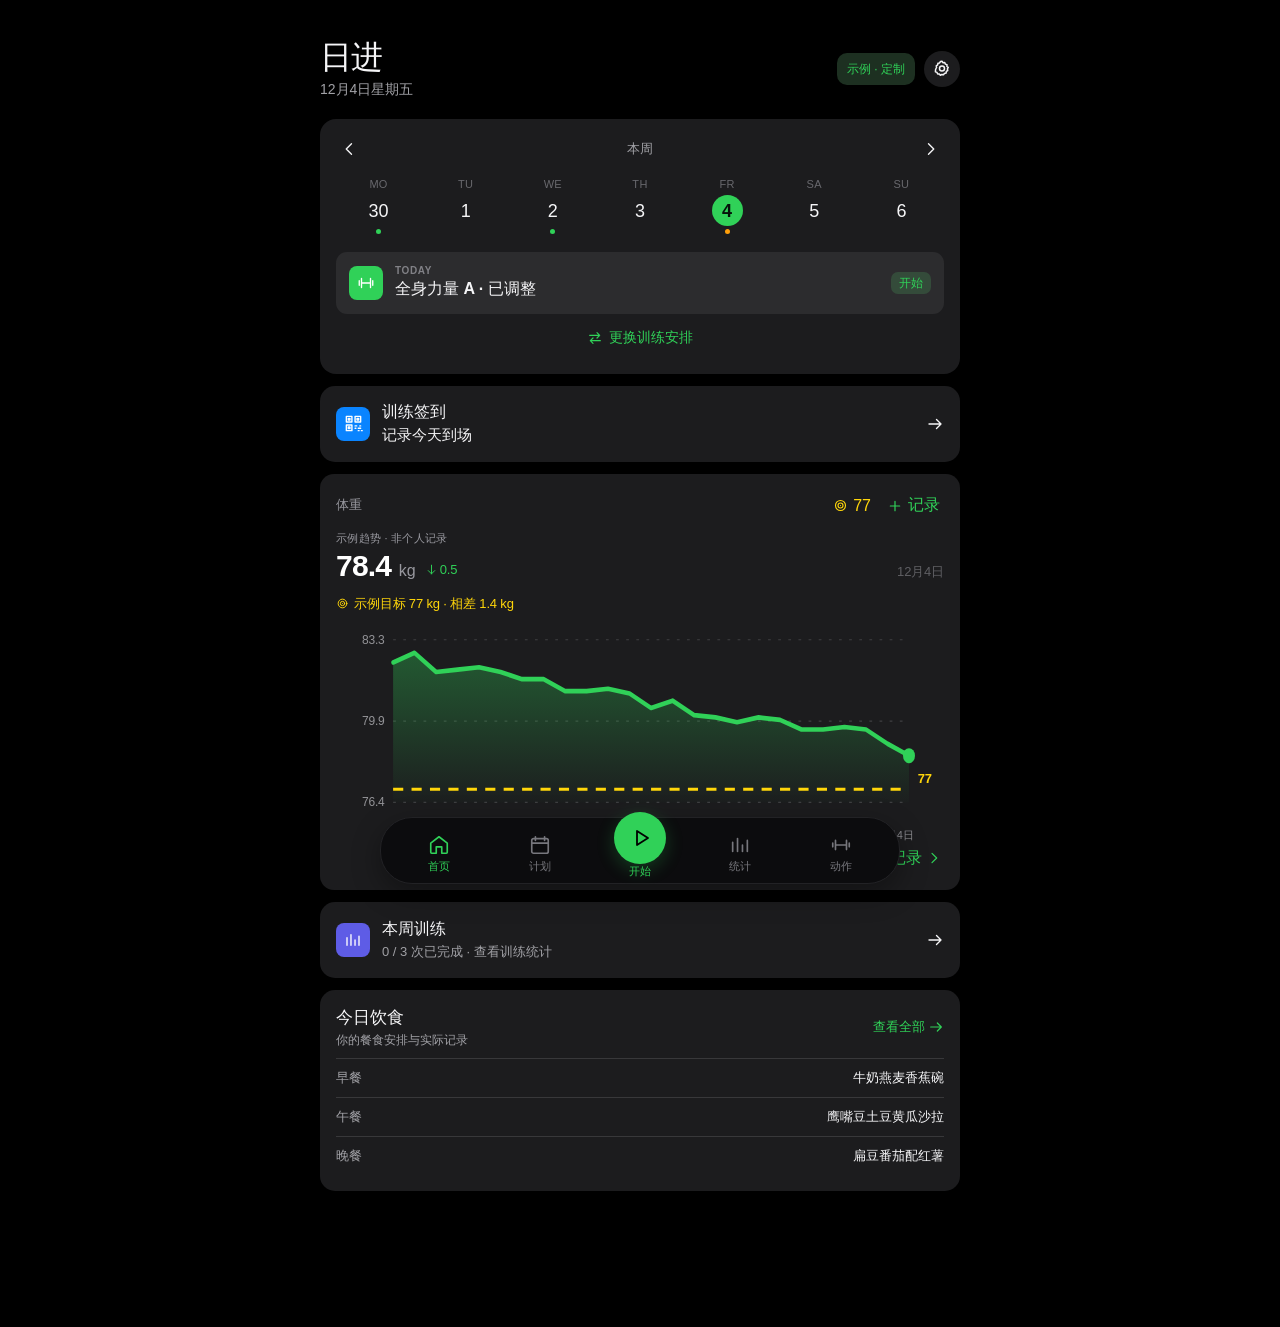
<file: index.html>
<!doctype html>
<html lang="zh-CN">
  <head>
    <meta charset="UTF-8" />
    <meta name="viewport" content="width=device-width, initial-scale=1.0, viewport-fit=cover" />
    <meta name="theme-color" content="#000000" />
    <meta name="apple-mobile-web-app-capable" content="yes" />
    <meta name="apple-mobile-web-app-status-bar-style" content="black-translucent" />
    <meta name="apple-mobile-web-app-title" content="日进" />
    <link rel="manifest" href="/manifest.webmanifest" />
    <link rel="apple-touch-icon" href="/icon-192.png" />
    <title>日进 · 私人健身助手</title>
    <script type="module" crossorigin src="/assets/index-BtBavIcF.js"></script>
    <link rel="stylesheet" crossorigin href="/assets/index-DguewZQZ.css">
  </head>
  <body>
    <div id="root"></div>
  </body>
</html>
</file>
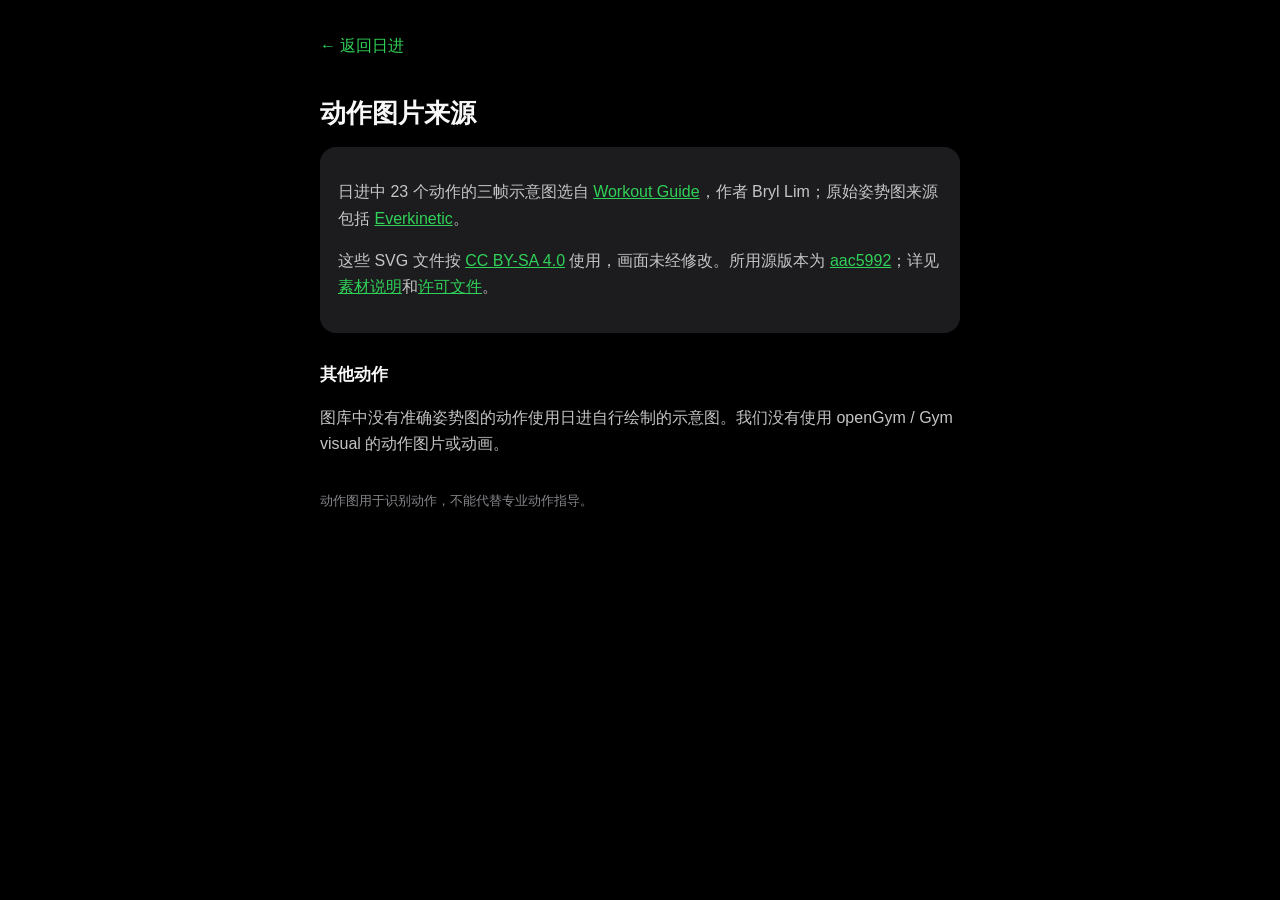
<file: exercise-art/credits.html>
<!doctype html>
<html lang="zh-CN">
<head>
  <meta charset="UTF-8" />
  <meta name="viewport" content="width=device-width,initial-scale=1" />
  <meta name="theme-color" content="#000000" />
  <title>动作图片来源 · 日进</title>
  <style>
    :root{color-scheme:dark;font-family:-apple-system,BlinkMacSystemFont,"Segoe UI",sans-serif;background:#000;color:#f7f7f7}
    *{box-sizing:border-box}
    body{max-width:680px;margin:0 auto;padding:24px 20px 64px;line-height:1.65}
    a{color:#30d158}
    h1{font-size:26px;line-height:1.2;margin:30px 0 18px}
    h2{font-size:17px;margin:28px 0 6px}
    p,li{color:#c5c5c7}
    .back{display:inline-flex;min-height:44px;align-items:center;text-decoration:none}
    .card{padding:16px 18px;border-radius:16px;background:#1c1c1e}
    ul{padding-left:20px}
    footer{margin-top:32px;color:#85858b;font-size:13px}
  </style>
</head>
<body>
  <a class="back" href="/">← 返回日进</a>
  <h1>动作图片来源</h1>
  <div class="card">
    <p>日进中 23 个动作的三帧示意图选自 <a href="https://github.com/bryllim/workout-guide">Workout Guide</a>，作者 Bryl Lim；原始姿势图来源包括 <a href="https://github.com/everkinetic/data">Everkinetic</a>。</p>
    <p>这些 SVG 文件按 <a href="https://creativecommons.org/licenses/by-sa/4.0/">CC BY-SA 4.0</a> 使用，画面未经修改。所用源版本为 <a href="https://github.com/bryllim/workout-guide/commit/aac599224bb9780305239607ef98540b7e0ce389">aac5992</a>；详见<a href="/exercise-art/NOTICE.md">素材说明</a>和<a href="/exercise-art/LICENSE-ASSETS">许可文件</a>。</p>
  </div>
  <h2>其他动作</h2>
  <p>图库中没有准确姿势图的动作使用日进自行绘制的示意图。我们没有使用 openGym / Gym visual 的动作图片或动画。</p>
  <footer>动作图用于识别动作，不能代替专业动作指导。</footer>
</body>
</html>
</file>
<file: assets/index-DguewZQZ.css>
.pe-backdrop{position:fixed;inset:0;z-index:200;display:flex;align-items:end;justify-content:center;background:#030806c2;animation:pe-fade .2s ease-out}.pe-sheet{--pe-bg: #151d1a;--pe-card: #202b25;--pe-line: #36443a;--pe-text: #f2f6ef;--pe-muted: #a1b1a4;--pe-green: #69d86c;width:min(100%,480px);max-height:92vh;max-height:92dvh;display:flex;flex-direction:column;overflow:hidden;border-radius:26px 26px 0 0;background:var(--pe-bg);border:1px solid #354039;border-bottom:0;color:var(--pe-text);box-shadow:0 -16px 60px #00000059;animation:pe-rise .27s cubic-bezier(.2,.7,.2,1)}.pe-header{flex:none;padding:9px 20px 17px;border-bottom:1px solid var(--pe-line)}.pe-grabber{display:block;width:38px;height:4px;border-radius:4px;background:#708577;margin:0 auto 19px}.pe-header-row{display:flex;align-items:center;justify-content:space-between;gap:16px}.pe-overline{margin:0 0 5px;color:var(--pe-green);font-size:11px;font-weight:800;letter-spacing:.09em}.pe-overline span{color:#6c8173;margin:0 4px}.pe-header h2{margin:0;color:var(--pe-text);font-size:clamp(23px,6vw,29px);line-height:1.12;letter-spacing:-.045em}.pe-description{margin:12px 0 0;color:var(--pe-muted);font-size:12px;line-height:1.45}.pe-close{display:grid;place-items:center;width:44px;height:44px;flex:none;padding:0;border:1px solid var(--pe-line);border-radius:13px;color:var(--pe-text);background:#26332b}.pe-close svg{width:19px;height:19px}.pe-content{flex:1 1 auto;min-height:0;overflow-y:auto;overscroll-behavior:contain;-webkit-overflow-scrolling:touch;padding:21px 20px 26px}.pe-section-heading{display:flex;align-items:baseline;gap:10px;margin-bottom:12px}.pe-section-heading>span{color:var(--pe-green);font-size:12px;font-weight:850;letter-spacing:.04em}.pe-section-heading h3{margin:0;color:var(--pe-text);font-size:16px;font-weight:780;letter-spacing:-.02em}.pe-section-heading p{margin:0 0 0 auto;color:var(--pe-muted);font-size:11px}.pe-choice-grid{display:grid;grid-template-columns:repeat(2,minmax(0,1fr));gap:9px}.pe-choice{display:flex;flex-direction:column;align-items:stretch;min-height:101px;padding:12px 13px 10px;border:1px solid var(--pe-line);border-radius:15px;color:var(--pe-text);background:var(--pe-card);text-align:left}.pe-choice.is-selected{border-color:var(--pe-green);background:#25392a;box-shadow:inset 0 0 0 1px #69d86c33}.pe-choice-rest{grid-column:1 / -1;min-height:82px}.pe-choice-top{display:flex;justify-content:space-between;align-items:center;margin-bottom:auto;color:#82978a;font-size:11px;font-weight:800}.pe-choice.is-selected .pe-choice-top{color:var(--pe-green)}.pe-choice-check{display:grid;place-items:center;width:19px;height:19px;border-radius:50%;color:transparent;border:1px solid #56665b;font-size:11px}.pe-choice.is-selected .pe-choice-check{background:var(--pe-green);border-color:var(--pe-green);color:#142219}.pe-choice strong{display:block;margin-top:9px;font-size:14px;line-height:1.25;letter-spacing:-.02em}.pe-choice small{display:block;margin-top:5px;color:var(--pe-muted);font-size:11px}.pe-choice-rest strong{margin-top:4px}.pe-exercises-heading{margin-top:29px;margin-bottom:5px}.pe-section-note{margin:0 0 13px;color:var(--pe-muted);font-size:11px;line-height:1.5}.pe-exercise-list{display:grid;gap:10px}.pe-exercise{border:1px solid var(--pe-line);border-radius:17px;padding:14px;background:var(--pe-card)}.pe-exercise-added{border-color:#30d158;box-shadow:0 0 0 1px #30d15829 inset}.pe-exercise-title{display:flex;gap:11px;align-items:flex-start}.pe-exercise-title>span{color:var(--pe-green);font-size:15px;line-height:1.1;font-weight:800;letter-spacing:-.03em}.pe-exercise-title>div{min-width:0}.pe-exercise-title h4{margin:0;font-size:14px;line-height:1.25;color:var(--pe-text)}.pe-exercise-title p{margin:5px 0 0;color:var(--pe-muted);font-size:11px;line-height:1.4}.pe-swap-exercise{display:block;min-height:36px;margin:3px 0 0;padding:0;border:0;background:transparent;color:var(--pe-green);font-size:12px;text-align:left}.pe-exercise-controls{display:grid;grid-template-columns:120px minmax(0,1fr);gap:12px;align-items:end;margin-top:14px}.pe-control-label{display:block;color:var(--pe-muted);font-size:10px;font-weight:700;margin-bottom:6px}.pe-stepper{display:flex;align-items:center;justify-content:space-between;border:1px solid #536457;border-radius:11px;overflow:hidden;height:44px}.pe-stepper button{flex:none;width:44px;height:44px;padding:0;border:0;background:transparent;color:var(--pe-green);font-size:21px;line-height:1}.pe-stepper button:disabled{color:#617265;opacity:.65}.pe-stepper output{min-width:20px;text-align:center;font-size:13px;font-weight:850}.pe-reps-field{display:block;min-width:0}.pe-reps-input{display:block;width:100%;height:44px;border:1px solid #536457;border-radius:11px;padding:0 10px;background:#18231c;color:var(--pe-text);font:inherit;font-size:12px;outline:none}.pe-reps-input[aria-invalid=true]{border-color:#f19a8c}.pe-field-error{margin:7px 0 0;color:#f2a59a;font-size:11px}.pe-footer{flex:none;padding:13px 20px calc(14px + env(safe-area-inset-bottom,0px));border-top:1px solid var(--pe-line);background:#151d1a}.pe-save{display:flex;justify-content:space-between;align-items:center;width:100%;min-height:52px;padding:0 17px;border:0;border-radius:13px;color:#152417;background:var(--pe-green);font-size:14px;font-weight:850}.pe-save span{font-size:23px;line-height:1}.pe-reset{display:block;width:100%;min-height:44px;border:0;color:#c2d2c3;background:transparent;font-size:12px;font-weight:750;text-decoration:underline;text-underline-offset:3px}.pe-footer p{margin:10px 0 0;text-align:center;color:#8ca28f;font-size:11px}.pe-sheet button,.pe-sheet input{-webkit-tap-highlight-color:transparent}.pe-sheet button:focus-visible,.pe-sheet input:focus-visible{outline:2px solid var(--pe-green);outline-offset:3px}.pe-sheet button:not(:disabled){cursor:pointer}@keyframes pe-fade{0%{opacity:0}to{opacity:1}}@keyframes pe-rise{0%{transform:translateY(28px);opacity:.8}to{transform:translateY(0);opacity:1}}@media(max-width:359px){.pe-header,.pe-content,.pe-footer{padding-left:16px;padding-right:16px}.pe-exercise-controls{gap:8px}}@media(prefers-reduced-motion:reduce){.pe-backdrop,.pe-sheet{animation:none}}.food-tools-shopping,.food-tools-meal-record{--ft-surface: var(--surface, #1b1d1f);--ft-raised: var(--raised, #26282a);--ft-line: var(--line, #34373a);--ft-ink: var(--ink, #f5f6f3);--ft-muted: var(--muted, #aeb4b1);--ft-accent: var(--accent, #69d86c);--ft-accent-ink: var(--accent-ink, #102014);color:var(--ft-ink)}.food-tools-shopping{min-width:0;margin:0 0 14px;overflow:hidden;border:1px solid var(--ft-line);border-radius:14px;background:var(--ft-surface)}.food-tools-shopping>summary{display:flex;min-height:68px;align-items:center;gap:11px;padding:11px 14px;cursor:pointer;list-style:none}.food-tools-shopping>summary::-webkit-details-marker{display:none}.food-tools-shopping>summary:focus-visible{outline:2px solid var(--ft-accent);outline-offset:-3px}.food-tools-shopping-icon{display:grid;flex:none;width:36px;height:36px;place-items:center;border:1px solid var(--ft-line);border-radius:9px;background:var(--ft-raised);color:var(--ft-accent);font-size:19px}.food-tools-shopping-title{display:grid;flex:1;min-width:0;gap:2px}.food-tools-shopping-title strong{overflow:hidden;font-size:15px;font-weight:650;text-overflow:ellipsis;white-space:nowrap}.food-tools-shopping-title small{color:var(--ft-muted);font-size:11px}.food-tools-chevron{flex:none;color:var(--ft-muted);font-size:20px;line-height:1;transition:transform .2s ease}.food-tools-shopping[open] .food-tools-chevron{transform:rotate(180deg)}.food-tools-shopping-body{padding:0 14px 14px;border-top:1px solid var(--ft-line)}.food-tools-hint,.food-tools-precision,.food-tools-empty{margin:12px 0;color:var(--ft-muted);font-size:12px;line-height:1.5}.food-tools-shopping-items{display:grid;gap:0;margin:0;padding:0;list-style:none}.food-tools-shopping-items li+li{border-top:1px solid var(--ft-line)}.food-tools-shopping-items label{display:flex;min-height:48px;align-items:center;gap:9px;cursor:pointer}.food-tools-shopping-items input{position:absolute;width:24px;height:24px;opacity:0}.food-tools-shopping-items input:focus-visible+.food-tools-checkmark{outline:2px solid var(--ft-accent);outline-offset:3px}.food-tools-checkmark{display:grid;flex:none;width:22px;height:22px;place-items:center;border:1.5px solid var(--ft-muted);border-radius:6px;color:transparent;font-size:15px}.food-tools-shopping-items input:checked+.food-tools-checkmark{border-color:var(--ft-accent);background:var(--ft-accent);color:var(--ft-accent-ink)}.food-tools-ingredient{flex:1;min-width:0;overflow-wrap:anywhere;font-size:13px;font-weight:600}.food-tools-shopping-items small{flex:none;color:var(--ft-muted);font-size:11px;white-space:nowrap}.food-tools-shopping-items .is-checked .food-tools-ingredient{color:var(--ft-muted);text-decoration:line-through}.food-tools-shopping-footer{display:flex;align-items:center;justify-content:space-between;gap:8px;margin-top:12px}.food-tools-copy{min-height:42px;padding:0 13px;border:1px solid var(--ft-line);border-radius:9px;background:var(--ft-raised);color:var(--ft-ink);font-size:12px;font-weight:650}.food-tools-copy:disabled{opacity:.45}.food-tools-shopping-footer>span{color:var(--ft-muted);font-size:11px;white-space:nowrap}.food-tools-precision{margin:9px 0 0;font-size:11px}.food-tools-copy-message{margin:6px 0 0;color:var(--ft-accent);font-size:11px}.food-tools-copy-message:empty{display:none}.food-tools-meal-record{display:grid;gap:10px;min-width:0}.food-tools-plan-line,.food-tools-actual-line{min-width:0}.food-tools-plan-line>span,.food-tools-actual-head>span{display:block;margin-bottom:5px;color:var(--ft-muted);font-size:11px;font-weight:650;letter-spacing:.03em}.food-tools-plan-line>strong,.food-tools-saved-meal{display:block;overflow-wrap:anywhere;color:var(--ft-ink);font-size:16px;font-weight:650;line-height:1.35}.food-tools-plan-line>small{display:block;margin-top:5px;color:var(--ft-muted);font-size:12px;line-height:1.5}.food-tools-actual-line{padding:11px 12px;border:1px solid var(--ft-line);border-radius:10px;background:var(--ft-raised)}.food-tools-actual-head{display:flex;align-items:center;justify-content:space-between;gap:10px}.food-tools-actual-head>span{margin:0}.food-tools-actual-head button,.food-tools-restore,.food-tools-cancel{min-height:34px;padding:0 3px;border:0;background:transparent;color:var(--ft-accent);font-size:12px;font-weight:600}.food-tools-actual-line>p{margin:7px 0;color:var(--ft-muted);font-size:13px}.food-tools-saved-meal{margin-top:6px;font-size:14px}.food-tools-record-button{min-height:38px;margin-top:2px;padding:0 11px;border:1px solid var(--ft-line);border-radius:8px;background:var(--ft-surface);color:var(--ft-ink);font-size:12px;font-weight:600}.food-tools-record-form{display:grid;gap:8px;margin-top:8px}.food-tools-record-form label{color:var(--ft-muted);font-size:11px}.food-tools-record-form input{width:100%;min-width:0;min-height:44px;padding:0 11px;border:1px solid var(--ft-line);border-radius:8px;background:var(--ft-surface);color:var(--ft-ink);font-size:13px}.food-tools-record-form input::placeholder{color:var(--ft-muted)}.food-tools-record-actions{display:flex;flex-wrap:wrap;align-items:center;gap:6px 10px}.food-tools-save{min-height:38px;padding:0 13px;border:0;border-radius:8px;background:var(--ft-accent);color:var(--ft-accent-ink);font-size:12px;font-weight:700}.food-tools-restore{margin-left:auto}@media(prefers-reduced-motion:reduce){.food-tools-chevron{transition:none}}.workout-player-backdrop{position:fixed;z-index:80;inset:0;display:flex;justify-content:center;background:#000}.workout-player{--workout-green: #30d158;--workout-surface: #1c1c1e;--workout-raised: #2c2c2e;--workout-separator: #38383a;--workout-muted: #a1a1a6;display:flex;width:min(100%,640px);height:100dvh;min-height:0;flex-direction:column;overflow:hidden;background:#000;color:#f5f5f7}.workout-player-head{flex:none;padding:calc(10px + env(safe-area-inset-top,0px)) 16px 0;background:#000}.workout-player-topline{display:flex;min-height:48px;align-items:center;gap:8px}.workout-player-icon-button{display:grid;width:42px;height:42px;flex:none;place-items:center;padding:0;border:0;border-radius:50%;background:transparent;color:#f5f5f7}.workout-player-icon-button svg{width:22px;height:22px}.workout-player-icon-button:hover{background:var(--workout-surface)}.workout-player-title-block{flex:1;min-width:0;text-align:center}.workout-player-title-block h1{overflow:hidden;margin:0;font-size:16px;font-weight:650;letter-spacing:-.02em;line-height:1.25;text-overflow:ellipsis;white-space:nowrap}.workout-player-title-block p{margin:2px 0 0;color:var(--workout-muted);font-size:13px;font-variant-numeric:tabular-nums;line-height:1.25}.workout-player-finish-shortcut{min-width:65px;min-height:36px;flex:none;padding:0 13px;border:0;border-radius:999px;background:var(--workout-green);color:#06210c;font-size:14px;font-weight:700}.workout-player-finish-shortcut:hover,.workout-player-footer .primary:hover:not(:disabled){background:#4ae36b}.workout-player-progress{display:block;width:100%;height:4px;margin:11px 0 13px;overflow:hidden;border:0;border-radius:99px;background:var(--workout-raised)}.workout-player-progress::-webkit-progress-bar{border-radius:99px;background:var(--workout-raised)}.workout-player-progress::-webkit-progress-value{border-radius:99px;background:var(--workout-green)}.workout-player-progress::-moz-progress-bar{border-radius:99px;background:var(--workout-green)}.workout-player-chips{display:flex;gap:8px;max-width:100%;overflow-x:auto;padding:3px 3px 10px;scrollbar-width:none;overscroll-behavior-inline:contain}.workout-player-chips::-webkit-scrollbar{display:none}.workout-player-chip{display:grid;min-width:30px;height:30px;flex:none;place-items:center;padding:0 8px;border:1px solid #4a4a4c;border-radius:999px;background:var(--workout-surface);color:#c7c7cc;font-size:13px;font-variant-numeric:tabular-nums;font-weight:650}.workout-player-chip.partial{border-color:#ff9f0a;color:#ffe1a8}.workout-player-chip.done{border-color:var(--workout-green);background:#164924;color:#e8ffeb}.workout-player-chip.current{outline:2px solid var(--workout-green);outline-offset:2px}.workout-player-rest{display:flex;align-items:center;justify-content:space-between;gap:12px;margin:1px 0 10px;padding:9px 12px;border-radius:11px;background:#193721}.workout-player-rest small{display:block;color:#a8deb2;font-size:11px}.workout-player-rest strong{font-size:19px;font-variant-numeric:tabular-nums}.workout-player-rest button{min-width:56px;min-height:36px;border:0;border-radius:8px;background:#285b35;color:#ebffef;font-size:13px;font-weight:650}.workout-player-announcement:not(:empty){display:block;padding:0 2px 9px;color:var(--workout-green);font-size:12px}.workout-player-body{min-height:0;flex:1;overflow-y:auto;overscroll-behavior:contain;padding:9px 16px 30px;-webkit-overflow-scrolling:touch;scrollbar-color:#3a3a3c transparent}.workout-player-empty{margin:12px 0;color:var(--workout-muted);font-size:14px;line-height:1.6}.workout-player-exercise-count{display:flex;justify-content:space-between;align-items:center;margin:0 1px 13px;color:var(--workout-muted);font-size:12px}.workout-player-exercise-count span:last-child{color:var(--workout-green)}.workout-player-exercise-intro{display:grid;grid-template-columns:minmax(0,1fr) clamp(94px,27vw,122px);align-items:center;gap:12px}.workout-player-exercise-copy{min-width:0}.workout-player-exercise-intro .exercise-artwork{width:100%;height:auto;aspect-ratio:1;border-radius:13px}.workout-player-exercise h2,.workout-player-summary h2{margin:0;font-size:clamp(22px,5.5vw,26px);font-weight:650;letter-spacing:-.025em;line-height:1.22}.workout-player-exercise-plan{margin:8px 0 0;color:#d1d1d6;font-size:14px}.workout-player-exercise-note{margin:5px 0 0;color:var(--workout-muted);font-size:12px;line-height:1.5}.workout-player-history{margin:18px 0 0;color:var(--workout-muted);font-size:12px;line-height:1.5}.workout-player-history span{margin-right:8px;color:#d1d1d6;font-weight:600}.workout-player-sets-card{margin-top:20px;padding:15px 15px 11px;border-radius:15px;background:var(--workout-surface)}.workout-player-set-heading,.workout-player-set-row{display:grid;grid-template-columns:25px minmax(0,1.4fr) minmax(0,1fr) 32px;align-items:center;gap:8px}.workout-player-set-heading.no-load,.workout-player-set-row.no-load{grid-template-columns:25px minmax(0,1fr) 32px}.workout-player-set-heading{padding-bottom:4px;color:#8e8e93;font-size:10px;font-weight:600;letter-spacing:.04em;text-align:center}.workout-player-set-heading span:first-child{text-align:left}.workout-player-sets{display:grid}.workout-player-set-row{min-height:55px;position:relative}.workout-player-set-row+.workout-player-set-row:before{position:absolute;top:0;right:0;left:33px;height:1px;background:var(--workout-separator);content:""}.workout-player-set-number{display:grid;width:24px;height:24px;place-items:center;border-radius:50%;background:var(--workout-raised);color:#c7c7cc;font-size:12px;font-variant-numeric:tabular-nums}.workout-player-set-row.is-done .workout-player-set-number{background:var(--workout-green);color:#06210c}.workout-player-stepper{display:flex;min-width:0;height:40px;align-items:center;border-radius:9px;background:var(--workout-raised)}.workout-player-stepper button{width:26px;height:40px;flex:none;padding:0;border:0;background:transparent;color:#c7c7cc;font-size:21px;font-weight:400;line-height:1}.workout-player-stepper button:hover{color:var(--workout-green)}.workout-player-stepper input{width:100%;min-width:0;height:40px;padding:0 2px;border:0;border-radius:6px;background:transparent;color:#f5f5f7;font-size:15px;font-variant-numeric:tabular-nums;text-align:center;outline-offset:-2px}.workout-player-stepper input::placeholder{color:#98989d;opacity:1}.workout-player-stepper.duration input{padding:0 10px;font-size:13px}.workout-player-set-check{display:grid;position:relative;width:30px;height:30px;place-items:center;justify-self:center;padding:0;border:0;border-radius:50%;background:transparent;box-shadow:inset 0 0 0 1.8px #636366;color:transparent}.workout-player-set-check:before{position:absolute;inset:-7px -5px;content:""}.workout-player-set-check svg{width:17px;height:17px}.workout-player-set-check:not(:disabled):hover{color:var(--workout-green)}.workout-player-set-check:disabled{opacity:.45}.workout-player-set-check[aria-pressed=true]{background:var(--workout-green);box-shadow:none;color:#06210c}.workout-player-summary{padding:12px 0 0}.workout-player-summary>p{margin:8px 0 25px;color:var(--workout-muted);font-size:13px}.workout-player-effort{min-width:0;margin:0;padding:0;border:0}.workout-player-effort legend{padding:0;font-size:16px;font-weight:650}.workout-player-effort>p{margin:6px 0 13px;color:var(--workout-muted);font-size:12px}.workout-player-effort-options{display:grid;gap:9px}.workout-player-effort-options button{min-height:62px;padding:11px 14px;border:1px solid transparent;border-radius:12px;background:var(--workout-surface);color:#f5f5f7;text-align:left}.workout-player-effort-options button.selected{border-color:var(--workout-green);background:#17311e}.workout-player-effort-options strong,.workout-player-effort-options small{display:block}.workout-player-effort-options strong{font-size:14px;font-weight:650}.workout-player-effort-options small{margin-top:3px;color:var(--workout-muted);font-size:11px}.workout-player-footer{flex:none;padding:10px 16px calc(12px + env(safe-area-inset-bottom,0px));border-top:1px solid var(--workout-separator);background:#000}.workout-player-footer p{margin:0 0 9px;color:var(--workout-muted);font-size:11px;text-align:center}.workout-player-footer-actions{display:flex;gap:8px}.workout-player-footer-actions button{display:inline-flex;align-items:center;justify-content:center;gap:4px;min-height:46px;border:0;border-radius:10px;font-size:14px;font-weight:650}.workout-player-footer-actions svg{width:16px;height:16px;flex:none}.workout-player-footer-actions .secondary{min-width:106px;padding:0 12px;background:var(--workout-surface);color:#f5f5f7}.workout-player-footer-actions .primary{flex:1;padding:0 12px;background:var(--workout-green);color:#06210c}.workout-player-footer-actions button:disabled{opacity:.4}.workout-player-footer-actions .secondary:hover:not(:disabled){background:var(--workout-raised)}.workout-player button:focus-visible,.workout-player input:focus-visible{outline:2px solid var(--workout-green);outline-offset:2px}@media(max-width:350px){.workout-player-exercise-intro{grid-template-columns:minmax(0,1fr) 86px;gap:8px}.workout-player-head,.workout-player-body,.workout-player-footer{padding-right:12px;padding-left:12px}.workout-player-sets-card{padding-right:9px;padding-left:9px}.workout-player-set-heading,.workout-player-set-row{gap:5px;grid-template-columns:24px minmax(0,1.4fr) minmax(0,1fr) 28px}.workout-player-set-heading.no-load,.workout-player-set-row.no-load{grid-template-columns:24px minmax(0,1fr) 28px}.workout-player-stepper button{width:21px}.workout-player-set-check{width:28px;height:28px}.workout-player-stepper input{font-size:14px}}@media(prefers-reduced-motion:no-preference){.workout-player-chip,.workout-player-set-check,.workout-player-footer-actions button,.workout-player-effort-options button{transition:background .16s ease,border-color .16s ease,color .16s ease}}.og-page,.og-weight-card{--og-surface: #1c1c1e;--og-surface-2: #2c2c2e;--og-surface-3: #3a3a3c;--og-text: #fff;--og-muted: rgba(235, 235, 245, .6);--og-faint: rgba(235, 235, 245, .32);--og-green: #30d158;--og-yellow: #ffd60a;--og-blue: #0a84ff;color:var(--og-text);font-family:-apple-system,BlinkMacSystemFont,SF Pro Text,Segoe UI,Roboto,PingFang SC,sans-serif;font-variant-numeric:tabular-nums;letter-spacing:-.01em}.og-page *,.og-weight-card *{box-sizing:border-box}.og-page{width:100%;max-width:1080px;margin:0 auto;padding:calc(17px + env(safe-area-inset-top,0px)) 16px calc(106px + env(safe-area-inset-bottom,0px))}.og-page button,.og-weight-card button{font:inherit;cursor:pointer}.og-page button:focus-visible,.og-weight-card button:focus-visible,.og-page input:focus-visible,.og-weight-card input:focus-visible,.og-page select:focus-visible{outline:2px solid var(--og-green);outline-offset:3px}.og-page-header{display:flex;align-items:flex-end;justify-content:space-between;gap:12px;margin:8px 0 18px}.og-page-header h1{margin:0;color:#fff;font-size:34px;font-weight:700;line-height:1.06;letter-spacing:-.028em}.og-page-header p{margin:4px 0 0;color:var(--og-muted);font-size:15px;line-height:1.3}.og-page-header>svg{align-self:center;color:#fff}.og-stats-history-trigger{display:grid;place-items:center;align-self:center;flex:none;width:40px;height:40px;padding:0;border:0;border-radius:50%;background:transparent;color:#fff}.og-stats-history-trigger:active{background:var(--og-surface-2)}.og-card{margin-bottom:12px;padding:16px;border:0;border-radius:14px;background:var(--og-surface,#1c1c1e);color:var(--og-text,#fff)}.og-card h2{margin:0;color:var(--og-muted);font-size:13px;font-weight:400;line-height:1.3;letter-spacing:-.004em}.og-card-head{display:flex;align-items:center;justify-content:space-between;gap:12px}.og-muted{margin:14px 0 2px;color:var(--og-muted);font-size:14px}.og-weight-head{display:flex;flex-wrap:wrap;align-items:center;justify-content:space-between;gap:8px;margin-bottom:6px}.og-weight-actions{display:flex;align-items:center;gap:8px;margin-left:auto}.og-quiet-action{display:inline-flex;align-items:center;justify-content:center;gap:5px;min-height:32px;padding:3px 4px;border:0;border-radius:8px;background:transparent;color:var(--og-text);font-size:15px;white-space:nowrap}.og-quiet-action:active,.og-weight-history-link:active{background:var(--og-surface-2)}.og-goal-action{color:var(--og-yellow)}.og-log-action{color:var(--og-green)}.og-demo-label{display:inline-block;margin:0 0 3px;color:var(--og-muted);font-size:11px;letter-spacing:.025em}.og-weight-current{display:flex;align-items:baseline;gap:9px;min-height:42px}.og-weight-value{font-size:30px;font-weight:600;letter-spacing:-.026em;line-height:1.1}.og-weight-value span{color:var(--og-muted);font-size:16px;font-weight:400;letter-spacing:0}.og-weight-delta{display:inline-flex;align-items:center;gap:2px;color:var(--og-green);font-size:13px;font-weight:500}.og-weight-delta.positive{color:#ff9f0a}.og-weight-date{margin-left:auto;color:var(--og-faint);font-size:13px}.og-weight-goal{display:flex;align-items:center;gap:5px;margin:4px 0 0;color:var(--og-yellow);font-size:13px;line-height:1.4}.og-weight-chart{position:relative;margin-top:8px;min-height:150px}.og-weight-chart svg{display:block;width:100%;height:clamp(150px,24vw,220px);overflow:visible}.og-weight-chart-labels{position:absolute;inset:0;pointer-events:none;color:#939397;font-size:12px;line-height:1}.og-weight-axis-label{position:absolute;left:0;transform:translateY(-50%);width:8%;text-align:right}.og-weight-goal-label{position:absolute;right:2%;transform:translateY(-130%);color:var(--og-yellow);font-size:13px;font-weight:600}.og-weight-date-first,.og-weight-date-last{position:absolute;bottom:0;color:#89898e;font-size:11px;line-height:1}.og-weight-date-first{left:12%}.og-weight-date-last{right:5%}.og-weight-chart-empty{position:absolute;inset:18px 20px 25px 52px;display:grid;place-items:center;color:var(--og-faint);font-size:13px;text-align:center}.og-weight-history-link{display:flex;align-items:center;justify-content:flex-end;gap:4px;width:100%;min-height:31px;margin-top:2px;padding:0 2px;border:0;border-radius:7px;background:transparent;color:var(--og-green);font-size:13px;text-align:right}.og-weight-card-compact{margin-bottom:12px}.og-stat-tiles{display:grid;grid-template-columns:repeat(2,minmax(0,1fr));gap:10px;margin-bottom:12px}.og-stat-tile{min-width:0;min-height:78px;padding:14px;border-radius:14px;background:var(--og-surface)}.og-stat-tile span{display:flex;align-items:center;gap:5px;color:var(--og-muted);font-size:13px;white-space:nowrap}.og-stat-tile span svg{flex:none;color:#fff}.og-stat-tile strong{display:block;margin-top:5px;overflow:hidden;color:#fff;font-size:26px;font-weight:600;line-height:1.1;letter-spacing:-.026em;text-overflow:ellipsis;white-space:nowrap}.og-stat-tile .og-stat-weight-delta{font-size:22px}.og-device-heading{display:flex;align-items:flex-start;justify-content:space-between;gap:10px;margin-bottom:13px}.og-device-heading h2{color:#fff;font-size:17px;font-weight:600;letter-spacing:-.01em}.og-device-heading p{margin:3px 0 0;color:var(--og-muted);font-size:12px}.og-device-badge{flex:none;padding:4px 8px;border-radius:7px;background:#24402c;color:var(--og-green);font-size:11px;line-height:1.2}.og-device-summary{display:grid;grid-template-columns:repeat(2,minmax(0,1fr));gap:8px}.og-device-summary>div{display:grid;align-content:start;gap:3px;min-width:0;min-height:92px;padding:12px;border-radius:10px;background:var(--og-surface-2)}.og-device-summary span{color:var(--og-muted);font-size:11px}.og-device-summary strong{overflow:hidden;font-size:25px;font-weight:600;line-height:1.1;text-overflow:ellipsis;white-space:nowrap}.og-device-summary small{overflow:hidden;color:var(--og-faint);font-size:11px;line-height:1.3;text-overflow:ellipsis;white-space:nowrap}.og-device-import{display:flex;align-items:baseline;justify-content:space-between;gap:10px;margin-top:13px;padding:11px 0;border-top:1px solid #363639;color:var(--og-muted);font-size:12px}.og-device-import>strong{display:flex;flex-wrap:wrap;justify-content:flex-end;gap:3px 9px;min-width:0;color:#fff;font-size:12px;font-weight:500;text-align:right}.og-device-import time{color:var(--og-muted)}.og-device-activities{border-top:1px solid #363639}.og-device-activities h3{margin:12px 0 2px;color:var(--og-muted);font-size:12px;font-weight:500}.og-device-activities ol{margin:0;padding:0;list-style:none}.og-device-activities li{padding:11px 0;border-bottom:1px solid #363639}.og-device-activities li:last-child{border-bottom:0;padding-bottom:0}.og-device-activity-top{display:flex;align-items:center;gap:9px;min-width:0}.og-device-activity-icon{display:grid;place-items:center;flex:none;width:33px;height:33px;border-radius:9px;background:#21402b;color:var(--og-green)}.og-device-activity-title{display:grid;gap:2px;flex:1;min-width:0}.og-device-activity-title strong{overflow:hidden;font-size:14px;font-weight:500;text-overflow:ellipsis;white-space:nowrap}.og-device-activity-title small{overflow:hidden;color:var(--og-muted);font-size:11px;text-overflow:ellipsis;white-space:nowrap}.og-device-activity-duration{flex:none;color:#fff;font-size:13px;font-weight:500;white-space:nowrap}.og-device-activity-facts{display:flex;flex-wrap:wrap;gap:5px;margin:8px 0 0 42px}.og-device-activity-facts span{padding:4px 7px;border-radius:6px;background:var(--og-surface-2);color:var(--og-muted);font-size:11px;line-height:1.2}.og-device-empty,.og-device-provenance{margin:0;color:var(--og-muted);font-size:12px;line-height:1.45}.og-device-empty{padding:13px 0 2px;border-top:1px solid #363639}.og-device-provenance{margin-top:13px;color:var(--og-faint)}.og-heatmap-card h2,.og-heatmap-card .og-card-head{margin-bottom:15px}.og-heatmap-card .og-card-head h2{margin-bottom:0}.og-demo-caption{display:flex;align-items:center;gap:6px;margin:0;color:var(--og-muted);font-size:11px;line-height:1.35}.og-demo-caption:before{content:"";display:block;flex:none;width:5px;height:5px;border-radius:50%;background:var(--og-green)}.og-heatmap-card .og-demo-caption{margin:-7px 0 11px}.og-heatmap-scroll{width:100%;overflow-x:auto;scrollbar-width:none;overscroll-behavior-x:contain}.og-heatmap-scroll::-webkit-scrollbar{display:none}.og-heatmap-inner{width:max-content}.og-heatmap-months{display:flex;gap:3px;margin:0 0 6px;padding-left:29px}.og-heatmap-months span{display:block;flex:none;width:11px;height:12px;color:var(--og-faint);font-size:10px;line-height:12px;white-space:nowrap}.og-heatmap-body{display:flex;gap:3px;width:max-content;padding-bottom:2px}.og-heatmap-days{display:flex;flex:0 0 26px;flex-direction:column;justify-content:space-between;height:95px;padding:12px 0 14px;color:var(--og-muted);font-size:10px}.og-heatmap-week{display:flex;flex-direction:column;gap:3px}.og-heatmap-cell,.og-heatmap-footer i{display:block;flex:none;width:11px;height:11px;border-radius:3px;background:var(--og-surface-2)}.og-heatmap-cell.level-1,.og-heatmap-footer i.level-1{background:#30503a}.og-heatmap-cell.level-2,.og-heatmap-footer i.level-2{background:#288f46}.og-heatmap-cell.level-3,.og-heatmap-footer i.level-3{background:#2ab94f}.og-heatmap-cell.level-4,.og-heatmap-footer i.level-4{background:var(--og-green)}.og-heatmap-cell.future{opacity:.3}.og-heatmap-footer{display:flex;align-items:center;justify-content:flex-end;gap:4px;margin-top:9px;color:var(--og-muted);font-size:11px}.og-heatmap-footer i{width:10px;height:10px}.og-heatmap-source-note,.og-bars-note{margin:8px 0 0;color:var(--og-faint);font-size:11px;line-height:1.45}.og-segment{display:flex;gap:2px;padding:2px;border-radius:9px;background:var(--og-surface-3)}.og-segment button{min-width:50px;min-height:29px;padding:4px 9px;border:0;border-radius:7px;background:transparent;color:var(--og-muted);font-size:13px}.og-segment button.active{background:var(--og-surface);color:#fff;box-shadow:0 2px 5px #0004}.og-bars-summary{display:flex;align-items:baseline;gap:6px;margin-top:11px}.og-bars-summary strong{font-size:28px;font-weight:600;line-height:1}.og-bars-summary span{color:var(--og-muted);font-size:13px}.og-bars{display:grid;grid-template-columns:repeat(8,minmax(0,1fr));gap:7px;height:143px;margin-top:10px;align-items:end}.og-bar-column{display:flex;flex-direction:column;justify-content:flex-end;gap:6px;min-width:0;height:100%}.og-bar-track{display:flex;align-items:flex-end;justify-content:center;flex:1;border-bottom:1px solid #55555a;background:repeating-linear-gradient(to top,transparent,transparent calc(33.333% - 1px),#3c3c40 33.333%)}.og-bar-track i{display:block;width:min(28px,80%);min-height:0;border-radius:5px 5px 0 0;background:var(--og-green)}.og-bar-column small{display:block;height:15px;color:var(--og-faint);font-size:10px;text-align:center;white-space:nowrap}.og-exercise-progress .og-select-label{display:grid;gap:5px;margin-top:15px;color:var(--og-muted);font-size:12px}.og-exercise-progress select{width:100%;height:42px;padding:0 12px;border:0;border-radius:9px;background:var(--og-surface-2);color:#fff;font-size:15px}.og-progress-list{margin-top:11px}.og-progress-row{display:flex;justify-content:space-between;gap:12px;padding:12px 0;border-top:1px solid #444448;color:var(--og-muted);font-size:13px}.og-progress-row time{flex:none;color:#fff}.og-progress-row span{overflow:hidden;text-overflow:ellipsis;white-space:nowrap;text-align:right}.og-muscle-card{padding-bottom:14px}.og-muscle-tabs{display:grid;grid-template-columns:repeat(3,minmax(0,1fr));gap:2px;padding:2px;border-radius:9px;background:var(--og-surface-3)}.og-muscle-tabs button{min-height:33px;padding:5px 4px;border:0;border-radius:7px;background:transparent;color:var(--og-muted);font-size:14px;white-space:nowrap}.og-muscle-tabs button.active{background:var(--og-surface);color:#fff;box-shadow:0 2px 6px #0004}.og-muscle-heading{display:flex;align-items:baseline;gap:5px;margin-top:15px}.og-muscle-heading h2{margin:0;color:#fff;font-size:16px;font-weight:600}.og-muscle-heading span{color:var(--og-muted);font-size:12px}.og-muscle-card .og-demo-caption{margin:5px 0 1px}.og-muscle-week{display:flex;align-items:center;justify-content:space-between;gap:8px;margin:8px 0 3px;color:#fff;font-size:13px;font-weight:500}.og-muscle-week button{display:grid;place-items:center;flex:none;width:32px;height:32px;padding:0;border:0;border-radius:50%;background:transparent;color:#fff}.og-muscle-week button:first-child svg{transform:rotate(180deg)}.og-muscle-week button:disabled{opacity:.32;cursor:default}.og-muscle-figures{display:grid;grid-template-columns:1fr 1fr;align-items:start;gap:6px;max-width:570px;margin:6px auto 0}.og-muscle-figure{display:flex;flex-direction:column;align-items:center;min-width:0}.og-muscle-figure svg{display:block;width:100%;max-height:295px;overflow:visible}.og-muscle-figure>span{margin-top:-1px;color:var(--og-muted);font-size:12px}.og-muscle-silhouette{fill:#48484d;stroke:var(--og-surface);stroke-width:1.4;stroke-linejoin:round}.og-muscle-region{fill:#3a3a3e;cursor:pointer;transition:fill .2s ease}.og-muscle-region path{stroke:var(--og-surface);stroke-width:2.1;stroke-linejoin:round}.og-muscle-region.level-1{fill:#285c36}.og-muscle-region.level-2{fill:#278e43}.og-muscle-region.level-3{fill:#2abf50}.og-muscle-region.level-4{fill:var(--og-green)}.og-muscle-region.selected path,.og-muscle-region:focus-visible path{stroke:#fff;stroke-width:3.1;outline:none}.og-muscle-card.mode-fatigue .og-muscle-region.level-1{fill:#5b5332}.og-muscle-card.mode-fatigue .og-muscle-region.level-2{fill:#b78f20}.og-muscle-card.mode-fatigue .og-muscle-region.level-3{fill:#ff9f0a}.og-muscle-card.mode-fatigue .og-muscle-region.level-4{fill:#ff453a}.og-muscle-card.mode-strength .og-muscle-region.level-4{fill:var(--og-yellow)}.og-muscle-legend{display:flex;align-items:center;justify-content:center;gap:5px;margin:9px 0 7px;color:var(--og-muted);font-size:11px}.og-muscle-legend i{display:block;width:11px;height:11px;border-radius:3px;background:#3a3a3e}.og-muscle-legend i.level-1{background:#285c36}.og-muscle-legend i.level-2{background:#278e43}.og-muscle-legend i.level-3{background:#2abf50}.og-muscle-legend i.level-4{background:var(--og-green)}.og-muscle-card.mode-fatigue .og-muscle-legend i.level-1{background:#5b5332}.og-muscle-card.mode-fatigue .og-muscle-legend i.level-2{background:#b78f20}.og-muscle-card.mode-fatigue .og-muscle-legend i.level-3{background:#ff9f0a}.og-muscle-card.mode-fatigue .og-muscle-legend i.level-4{background:#ff453a}.og-muscle-card.mode-strength .og-muscle-legend i.level-4{background:var(--og-yellow)}.og-muscle-rows{margin-top:8px}.og-muscle-row{display:flex;align-items:center;gap:8px;width:100%;min-height:32px;padding:4px 0;border:0;background:transparent;color:#fff;text-align:left;font-size:14px}.og-muscle-row span{flex:1;min-width:48px}.og-muscle-row i{display:block;flex:none;width:74px;height:5px;overflow:hidden;border-radius:4px;background:var(--og-surface-2)}.og-muscle-row i b{display:block;height:100%;border-radius:4px;background:var(--og-green)}.og-muscle-card.mode-fatigue .og-muscle-row i b{background:#ff9f0a}.og-muscle-card.mode-strength .og-muscle-row i b{background:var(--og-yellow)}.og-muscle-row small{flex:none;max-width:47%;overflow:hidden;color:var(--og-muted);font-size:12px;text-align:right;text-overflow:ellipsis;white-space:nowrap}.og-muscle-empty{margin:12px 0 0;color:var(--og-muted);font-size:13px;line-height:1.45}.og-muscle-note{margin:10px 0 0;color:var(--og-faint);font-size:11px;line-height:1.4}.og-exercises-header{align-items:center;flex-wrap:wrap;row-gap:5px}.og-ex-muscle-link{flex:none;min-height:32px;padding:5px 10px;border:0;border-radius:8px;background:#1c3021;color:var(--og-green);font-size:13px}.og-search-row{display:flex;gap:8px;margin-bottom:10px}.og-search-field{position:relative;display:flex;align-items:center;flex:1;min-width:0;height:45px;border-radius:10px;background:var(--og-surface-2)}.og-search-field>svg{position:absolute;left:11px;flex:none;color:var(--og-faint)}.og-search-field input{width:100%;height:100%;padding:0 55px 0 36px;border:0;border-radius:10px;outline:0;background:transparent;color:#fff;font-size:15px}.og-search-field input::placeholder{color:var(--og-faint)}.og-search-clear{position:absolute;right:8px;display:grid;place-items:center;width:23px;height:23px;padding:0;border:0;border-radius:50%;background:#77777d;color:#111}.og-search-count{position:absolute;right:36px;padding:2px 6px;border-radius:99px;background:var(--og-surface-3);color:var(--og-muted);font-size:12px;pointer-events:none}.og-view-toggle{display:grid;place-items:center;flex:0 0 46px;border:0;border-radius:10px;background:var(--og-surface-2);color:#fff}.og-view-toggle.active{background:#1c3021;color:var(--og-green)}.og-equipment-status{display:flex;align-items:center;gap:6px;margin:0 2px 7px;color:var(--og-muted);font-size:12px}.og-equipment-status span{flex:1;min-width:0;overflow:hidden;text-overflow:ellipsis;white-space:nowrap}.og-equipment-status button{flex:none;padding:3px 8px;border:0;border-radius:99px;background:var(--og-surface);color:var(--og-green);font-size:12px}.og-muscle-active-filter{display:flex;align-items:center;justify-content:space-between;gap:8px;margin:-1px 2px 7px;color:var(--og-green);font-size:13px}.og-muscle-active-filter button{padding:4px 8px;border:0;border-radius:7px;background:var(--og-surface);color:var(--og-muted);font-size:12px}.og-filter-strip{display:flex;gap:7px;overflow-x:auto;scrollbar-width:none;overscroll-behavior-x:contain;touch-action:pan-x;padding:3px 2px 7px}.og-filter-strip::-webkit-scrollbar{display:none}.og-filter-chip{flex:none;min-height:31px;padding:6px 13px;border:0;border-radius:99px;background:var(--og-surface);color:#fff;font-size:14px;line-height:1.2;white-space:nowrap;transition:background .14s ease,color .14s ease}.og-filter-chip.active{background:var(--og-green);color:#000;font-weight:500}.og-exercise-list{display:grid;grid-template-columns:1fr;gap:8px;margin-top:6px}.og-ex-item{display:flex;align-items:center;gap:8px;min-width:0;min-height:70px;padding:9px 11px;border-radius:14px;background:var(--og-surface)}.og-ex-main{display:flex;align-items:center;gap:12px;flex:1;min-width:0;min-height:50px;padding:0;border:0;background:transparent;color:#fff;text-align:left}.og-ex-glyph{display:grid;place-items:center;flex:none;width:50px;height:50px;border-radius:9px;background:#363638;color:#c8d4c9}.og-ex-glyph svg{width:34px;height:34px}.og-ex-glyph-cardio{color:#96c5f7;background:#263647}.og-ex-glyph-legs{color:#c4c9cb}.og-ex-glyph-chest,.og-ex-glyph-back,.og-ex-glyph-shoulders{color:#b8d4bd;background:#2c3a31}.og-ex-copy{display:grid;gap:2px;flex:1;min-width:0}.og-ex-copy strong{overflow:hidden;color:#fff;font-size:16px;font-weight:400;line-height:1.25;text-overflow:ellipsis;white-space:nowrap}.og-ex-copy small{overflow:hidden;color:var(--og-muted);font-size:13px;text-overflow:ellipsis;white-space:nowrap}.og-ex-used{flex:none;padding:3px 6px;border-radius:6px;background:#1f4229;color:var(--og-green);font-size:11px}.og-ex-plan{display:inline-flex;align-items:center;justify-content:center;gap:3px;flex:none;min-height:34px;padding:5px 8px;border:0;border-radius:8px;background:#25482f;color:var(--og-green);font-size:13px;font-weight:500;white-space:nowrap}.og-ex-plan:active,.og-ex-muscle-link:active{background:#326640}.og-exercise-list.cards{grid-template-columns:repeat(2,minmax(0,1fr));gap:10px}.og-exercise-list.cards .og-ex-item{display:flex;flex-direction:column;align-items:stretch;padding:8px;min-height:0}.og-exercise-list.cards .og-ex-main{display:flex;flex-direction:column;align-items:stretch;gap:8px;min-height:0}.og-exercise-list.cards .og-ex-glyph{width:100%;height:auto;aspect-ratio:1;border-radius:12px}.og-exercise-list.cards .og-ex-glyph svg{width:45%;height:45%}.og-exercise-list.cards .og-ex-copy{width:100%}.og-exercise-list.cards .og-ex-copy strong{font-size:15px}.og-exercise-list.cards .og-ex-used{align-self:flex-start}.og-exercise-list.cards .og-ex-plan{width:100%}.og-ex-empty{display:grid;justify-items:center;gap:8px;grid-column:1/-1;padding:34px 15px;border-radius:14px;background:var(--og-surface);color:var(--og-muted);text-align:center}.og-ex-empty strong{color:#fff;font-weight:500}.og-ex-empty button{min-height:34px;margin-top:5px;padding:5px 11px;border:0;border-radius:8px;background:#25482f;color:var(--og-green)}.og-modal-backdrop{position:fixed;z-index:110;inset:0;display:flex;align-items:flex-end;justify-content:center;background:#000a}.og-modal-sheet{width:min(100%,520px);max-height:min(85dvh,760px);overflow:auto;padding:9px 18px calc(22px + env(safe-area-inset-bottom,0px));border-radius:20px 20px 0 0;background:var(--og-surface,#1c1c1e);box-shadow:0 -14px 40px #0008;color:#fff}.og-modal-handle{width:37px;height:5px;margin:0 auto 15px;border-radius:99px;background:#5a5a5e}.og-modal-heading{display:flex;align-items:center;justify-content:space-between;gap:12px;margin-bottom:18px}.og-modal-heading h2{margin:0;color:#fff;font-size:21px;font-weight:600;line-height:1.2}.og-modal-close{display:grid;place-items:center;flex:none;width:31px;height:31px;padding:0;border:0;border-radius:50%;background:#353538;color:#aaa}.og-modal-form{display:grid;gap:14px}.og-modal-form label{display:grid;gap:6px;color:var(--og-muted);font-size:13px}.og-modal-form input{width:100%;height:48px;padding:0 13px;border:0;border-radius:10px;background:var(--og-surface-2,#2c2c2e);color:#fff;font-size:17px;color-scheme:dark}.og-primary-button,.og-secondary-button{display:flex;align-items:center;justify-content:center;gap:6px;width:100%;min-height:46px;padding:8px 12px;border:0;border-radius:10px;background:var(--og-green,#30d158);color:#000;font-size:16px;font-weight:600}.og-secondary-button{background:var(--og-surface-2,#2c2c2e);color:#fff}.og-history-list{max-height:50dvh;overflow-y:auto}.og-history-list>p{color:var(--og-muted);font-size:14px}.og-history-row{display:flex;align-items:center;justify-content:space-between;min-height:48px;border-bottom:1px solid #414145;color:var(--og-muted);font-size:15px}.og-history-row strong{color:#fff;font-weight:500}.og-weight-history .og-history-row strong{display:grid;gap:2px;text-align:right}.og-history-source{color:var(--og-muted);font-size:11px;font-weight:400}.og-workout-history .og-history-row{gap:12px}.og-workout-history .og-history-row time{color:#fff}.og-workout-history .og-history-row strong{color:var(--og-muted);font-size:13px;font-weight:400;text-align:right}.og-ex-detail-hero{display:grid;place-items:center;height:150px;margin-bottom:14px;border-radius:12px;background:var(--og-surface-2)}.og-ex-detail-hero .og-ex-glyph{width:100%;height:100%;background:transparent}.og-ex-detail-hero .og-ex-glyph svg{width:100px;height:100px}.og-ex-glyph.exercise-artwork{position:relative;overflow:hidden;isolation:isolate;border:1px solid #3c3c3f;background:#111113;color:#dbe5dc}.exercise-artwork-frame{position:absolute;inset:0;display:block;width:100%;height:100%;object-fit:contain}.og-ex-glyph.exercise-artwork svg.exercise-artwork-original{display:block;width:100%;height:100%;padding:2px;stroke:#eff4ee;stroke-width:4.5;stroke-linecap:round;stroke-linejoin:round}.exercise-artwork-original .exercise-artwork-ground{stroke:#616c66;stroke-width:2}.exercise-artwork-original .exercise-artwork-equipment{stroke:#a4b0a8;stroke-width:3}.exercise-artwork-original .exercise-artwork-motion{stroke:var(--og-green);stroke-width:2.6}.exercise-artwork--missing{background:#282b2a!important;color:#a8b2aa!important}.exercise-artwork--missing .exercise-artwork-placeholder{width:26px;height:26px}.og-ex-detail-hero{height:212px;overflow:hidden;border:1px solid #38383a;background:#111113}.og-ex-detail-hero .og-ex-glyph.exercise-artwork{border:0}.og-ex-detail-hero .og-ex-glyph.exercise-artwork svg.exercise-artwork-original{width:min(100%,270px);height:100%;margin:auto;padding:12px}.exercise-artwork--animated .exercise-artwork-frame{opacity:0;animation:og-artwork-step 3.6s steps(1,end) infinite}.exercise-artwork--animated .exercise-artwork-frame-2{animation-delay:-2.4s}.exercise-artwork--animated .exercise-artwork-frame-3{animation-delay:-1.2s}@keyframes og-artwork-step{0%,32.9%{opacity:1}33%,to{opacity:0}}.og-artwork-credit{margin:16px 4px 0;color:var(--og-faint);font-size:11px;line-height:1.5}.og-artwork-credit a{color:var(--og-muted);text-underline-offset:2px}.og-artwork-credit a:hover{color:var(--og-green)}.og-ex-detail-facts{display:grid;grid-template-columns:1fr 1fr;gap:10px;margin-bottom:13px}.og-ex-detail-facts span{display:grid;gap:4px;color:var(--og-muted);font-size:12px}.og-ex-detail-facts strong{color:#fff;font-size:14px;font-weight:500}.og-ex-alternative{margin:0 0 16px;color:var(--og-muted);font-size:14px}.og-muscle-picker-backdrop{position:fixed;z-index:115;inset:0;display:flex;justify-content:center;background:#000;color:#fff}.og-muscle-picker{width:100%;max-width:760px;height:100dvh;overflow-y:auto;padding:calc(16px + env(safe-area-inset-top,0px)) 16px calc(34px + env(safe-area-inset-bottom,0px));background:#000}.og-muscle-picker-header{display:grid;grid-template-columns:1fr auto 1fr;align-items:center;gap:8px;min-height:39px;margin-bottom:15px}.og-muscle-picker-header h2{margin:0;font-size:17px;font-weight:600;white-space:nowrap}.og-muscle-picker-close{display:flex;align-items:center;gap:2px;justify-self:start;min-height:35px;padding:0 4px;border:0;background:transparent;color:var(--og-green);font-size:16px}.og-muscle-picker-close svg{transform:rotate(180deg)}.og-muscle-picker>p{margin:0 0 13px;color:var(--og-muted);font-size:14px}.og-muscle-picker-figures{display:grid;grid-template-columns:1fr 1fr;gap:7px;max-width:490px;margin:0 auto 16px;padding:16px 12px 11px;border-radius:14px;background:var(--og-surface)}.og-muscle-picker-figures .og-muscle-figure svg{max-height:295px}.og-muscle-picker-list{overflow:hidden;border-radius:14px;background:var(--og-surface)}.og-muscle-picker-list button{display:flex;align-items:center;gap:9px;width:100%;min-height:49px;padding:10px 14px;border:0;border-bottom:1px solid #3b3b3d;background:transparent;color:#fff;font-size:16px;text-align:left}.og-muscle-picker-list button:last-child{border-bottom:0}.og-muscle-picker-list button:active{background:var(--og-surface-2)}.og-muscle-picker-list button span{flex:1}.og-muscle-picker-list button strong{color:var(--og-muted);font-size:13px;font-weight:400}.og-muscle-picker-list button svg{color:var(--og-muted)}.og-muscle-picker>.og-muscle-picker-note{margin-top:12px;color:var(--og-faint);font-size:12px}@media(min-width:700px){.og-page{padding-top:calc(35px + env(safe-area-inset-top,0px))}.og-page-header{margin-bottom:13px}.og-stat-tiles{grid-template-columns:repeat(4,minmax(0,1fr))}.og-heatmap-card{min-height:234px}.og-heatmap-scroll{display:flex;justify-content:center}.og-exercise-list{grid-template-columns:repeat(2,minmax(0,1fr))}.og-modal-backdrop{align-items:center}.og-modal-sheet{border-radius:20px;padding-bottom:25px}}@media(max-width:420px){.og-page-header h1{font-size:30px}.og-page{padding:calc(9px + env(safe-area-inset-top,0px)) 16px calc(106px + env(safe-area-inset-bottom,0px))}.og-exercises-header .og-ex-muscle-link{margin-left:auto}.og-stat-tile{padding:12px}.og-stat-tile span{font-size:12px}}@media(max-width:360px){.og-weight-head{row-gap:3px}.og-weight-actions{width:100%;justify-content:flex-end}.og-exercise-list.cards .og-ex-item{padding:6px}.og-exercise-list.cards .og-ex-copy small{font-size:11px}}@media(prefers-reduced-motion:reduce){.og-page *,.og-weight-card *{scroll-behavior:auto!important;transition:none!important;animation:none!important}.exercise-artwork--animated .exercise-artwork-frame{animation:none!important}.exercise-artwork--animated .exercise-artwork-frame-1{opacity:1}.exercise-artwork--animated .exercise-artwork-frame-2,.exercise-artwork--animated .exercise-artwork-frame-3{display:none}}.og-exercises-page .og-exercises-header{margin-bottom:12px}.og-ex-head-actions{display:flex;align-items:center;gap:6px;flex:none}.og-exercises-page .og-ex-create-short{display:none;align-items:center;justify-content:center;gap:3px;min-height:44px;padding:8px 10px;border:0;border-radius:10px;background:#e9f1e9;color:#195b2d;font-size:13px;font-weight:650}.og-exercises-page .og-ex-muscle-link{display:inline-flex;align-items:center;justify-content:center;min-height:44px;padding:8px 12px;border-radius:10px;background:#243127;color:#61e580;font-size:13px;font-weight:600}.og-ex-muscle-short{display:none}.og-exercises-page .og-search-row{margin-bottom:7px}.og-exercises-page .og-search-field{height:48px;background:#242426}.og-exercises-page .og-search-field input{height:48px;font-size:16px}.og-exercises-page .og-view-toggle{flex-basis:48px;border-radius:11px;background:#242426}.og-exercises-page .og-filter-strip{gap:6px;padding:2px 0 5px}.og-exercises-page .og-filter-chip{min-height:40px;padding:9px 14px;border-radius:10px;background:#242426;color:#d7d7dc;font-size:13px;font-weight:500}.og-exercises-page .og-filter-chip.active{background:#30d158;color:#08170c;font-weight:650}.og-exercises-page .og-filter-chip:not(.active):hover{background:#343437;color:#fff}.og-ex-filter-summary{display:flex;align-items:center;justify-content:space-between;gap:12px;min-height:34px;margin:0 0 8px;padding:0 2px;color:#a9a9b0;font-size:13px}.og-ex-filter-summary strong{color:#fff;font-size:14px;font-weight:650}.og-ex-filter-summary small{font-size:12px}.og-exercises-page .og-ex-filter-summary button{display:inline-flex;align-items:center;justify-content:center;gap:5px;min-width:66px;min-height:40px;padding:4px 8px;border:0;border-radius:9px;background:transparent;color:#61e580;font-size:13px;font-weight:600}.og-ex-filter-summary button[aria-expanded=true] svg{transform:rotate(90deg)}.og-ex-filter-summary button b{display:grid;place-items:center;width:17px;height:17px;border-radius:50%;background:#30d158;color:#06190b;font-size:11px}.og-ex-more-filters{display:grid;gap:12px;margin:0 0 13px;padding:12px;border-radius:12px;background:#18191a}.og-ex-filter-group>span{display:block;margin:0 0 5px;color:#a9a9b0;font-size:12px}.og-ex-more-filters .og-filter-strip{padding-bottom:0}.og-ex-more-filters .og-equipment-status{margin:1px 0 0;padding-top:11px;border-top:1px solid #353638}.og-ex-more-filters .og-equipment-status button{min-height:36px;padding:7px 10px;font-size:12px}.og-exercises-page .og-exercise-list{gap:10px;margin-top:0}.og-exercises-page .og-ex-item{min-height:94px;gap:10px;padding:8px;border-radius:14px;background:#202123;transition:background .18s ease}.og-exercises-page .og-ex-item:hover{background:#292b2c}.og-exercises-page .og-ex-main{gap:12px;min-height:76px}.og-exercises-page .og-ex-copy{gap:4px}.og-exercises-page .og-ex-copy strong{font-size:16px;font-weight:600;line-height:1.25;letter-spacing:-.015em}.og-exercises-page .og-ex-copy small{font-size:12px;line-height:1.35;color:#aeb1af}.og-exercises-page .og-ex-plan{min-width:82px;min-height:44px;padding:8px 10px;border-radius:9px;background:#21462d;color:#5de47b;font-size:13px;font-weight:650;transition:background .18s ease,transform .18s ease}.og-exercises-page .og-ex-plan:hover{background:#2a603a}.og-exercises-page .og-ex-plan:active{transform:scale(.97)}.og-exercises-page .og-ex-plan svg{flex:none}.og-exercises-page .og-custom-exercise-cta{min-height:94px;margin:0;padding:10px 14px;border-radius:14px;background:#202123}.og-exercises-page .og-custom-exercise-icon{width:56px;height:56px;border-radius:11px;background:#e9f1e9;color:#22683a}.og-exercises-page .og-custom-exercise-copy strong{font-size:16px;font-weight:600}.og-exercises-page .og-custom-exercise-copy small{font-size:12px;color:#b6b7b7}.og-exercises-page .og-ex-glyph.exercise-artwork{width:76px;height:76px;border:0;border-radius:10px;background:#edeee9;color:#202922}.og-exercises-page .exercise-artwork-frame{padding:7px;filter:invert(1) contrast(1.14)}.og-exercises-page .og-ex-glyph.exercise-artwork svg.exercise-artwork-original{width:100%;height:100%;padding:13px;stroke:#202a23;stroke-width:3.1}.og-exercises-page .exercise-artwork-original .exercise-artwork-ground{stroke:#a4aba4;stroke-width:1.8}.og-exercises-page .exercise-artwork-original .exercise-artwork-equipment{stroke:#586b5d;stroke-width:2.4}.og-exercises-page .exercise-artwork-original .exercise-artwork-motion{stroke:#168d3e;stroke-width:2.6}.og-exercises-page .exercise-artwork--missing{background:#e4e9e3!important;color:#5d6b60!important}.og-exercises-page .og-exercise-list.cards .og-ex-item{padding:8px}.og-exercises-page .og-exercise-list.cards .og-ex-glyph.exercise-artwork{width:100%;height:auto;aspect-ratio:1;border-radius:10px}.og-exercises-page .og-exercise-list.cards .exercise-artwork-frame{padding:11px}.og-exercises-page .og-exercise-list.cards .og-ex-glyph.exercise-artwork svg.exercise-artwork-original{padding:24px}.og-exercises-page .og-exercise-list.cards .og-ex-copy{min-height:39px}.og-exercises-page .og-exercise-list.cards .og-ex-plan{width:100%}.og-exercises-page .og-exercise-list.cards .og-custom-exercise-cta{min-height:100%;flex-direction:column;justify-content:center;gap:10px;text-align:center}.og-exercises-page .og-exercise-list.cards .og-custom-exercise-icon{width:64px;height:64px}.og-exercises-page .og-exercise-list.cards .og-custom-exercise-copy{flex:none}.og-exercises-page .og-exercise-list.cards .og-custom-exercise-cta>svg{display:none}.og-exercises-page .og-ex-empty{min-height:180px;padding:26px 16px;background:#202123}.og-ex-detail.og-modal-sheet{width:min(100%,640px);max-height:min(92dvh,850px);padding:10px 20px calc(23px + env(safe-area-inset-bottom,0px))}.og-ex-detail .og-modal-heading{margin-bottom:14px}.og-ex-detail .og-modal-heading h2{font-size:24px;font-weight:650;letter-spacing:-.02em}.og-ex-detail-hero{position:relative;display:block;height:clamp(300px,50vw,380px);margin-bottom:18px;overflow:hidden;border:0;border-radius:14px;background:#edeee9}.og-exercises-page .og-ex-detail-hero .og-ex-glyph.exercise-artwork{width:100%;height:100%;border:0;border-radius:0;background:#edeee9;color:#202922}.og-ex-detail-hero .exercise-artwork-frame{padding:14px 24px 48px;filter:invert(1) contrast(1.14)}.og-ex-detail-hero .og-ex-glyph.exercise-artwork svg.exercise-artwork-original{width:min(100%,260px);height:100%;margin:auto;padding:36px 10px 58px;stroke:#202a23;stroke-width:2.8}.og-ex-detail-art-label{position:absolute;z-index:2;top:15px;left:17px;padding:6px 9px;border-radius:7px;background:#f8f9f5;color:#344237;font-size:12px;font-weight:650;line-height:1}.og-ex-frame-controls{position:absolute;z-index:3;right:14px;bottom:14px;display:flex;gap:3px;padding:3px;border-radius:11px;background:#f8f9f5;box-shadow:0 4px 13px #1b2d1e26}.og-ex-detail .og-ex-frame-controls button{min-width:38px;min-height:38px;padding:5px 9px;border:0;border-radius:8px;background:transparent;color:#47544b;font-size:13px;font-weight:650}.og-ex-detail .og-ex-frame-controls button:first-child{min-width:48px}.og-ex-detail .og-ex-frame-controls button.active{background:#d7eadd;color:#136a32}.og-ex-detail .og-ex-frame-controls button:hover:not(.active){background:#e9ebe6}.og-ex-detail-facts{grid-template-columns:repeat(3,minmax(0,1fr));gap:8px;margin-bottom:13px}.og-ex-detail-facts span{align-content:start;min-height:65px;gap:5px;padding:10px 12px;border-radius:10px;background:#2b2c2d;color:#aeb1af;font-size:12px}.og-ex-detail-facts strong{font-size:14px;font-weight:600;line-height:1.3}.og-ex-detail-guide{margin:0 0 13px;padding:13px 15px;border-radius:11px;background:#282a29}.og-ex-detail-guide p{margin:0;color:#f4f5f3;font-size:14px;line-height:1.55}.og-ex-detail-guide ul{display:grid;gap:4px;margin:9px 0 0;padding-left:19px;color:#b9c3ba;font-size:13px;line-height:1.5}.og-ex-detail-guide li::marker{color:#65dc83}.og-ex-alternative{display:flex;align-items:baseline;justify-content:space-between;gap:12px;margin:0 0 15px;padding:9px 1px 12px;border-bottom:1px solid #3a3b3c;color:#aeb1af;font-size:13px;line-height:1.4}.og-ex-alternative strong{color:#fff;font-size:14px;font-weight:550;text-align:right}.og-ex-detail .og-primary-button{min-height:50px;border-radius:10px;font-size:15px}@media(max-width:480px){.og-exercises-page .og-ex-create-short{display:inline-flex}.og-exercises-page .og-exercise-list>.og-custom-exercise-cta{display:none}.og-exercises-page .og-ex-muscle-link{padding-inline:9px}.og-exercises-page .og-ex-item{gap:7px}.og-exercises-page .og-ex-main{gap:10px}.og-exercises-page .og-ex-plan{min-width:77px;padding:7px}.og-ex-detail.og-modal-sheet{padding-right:16px;padding-left:16px}.og-ex-detail-hero{height:320px}.og-ex-detail-facts{grid-template-columns:repeat(2,minmax(0,1fr))}.og-ex-detail-facts span:last-child{grid-column:1/-1;min-height:54px}}@media(max-width:360px){.og-exercises-page .og-exercises-header{flex-wrap:nowrap}.og-exercises-page .og-exercises-header>div:first-child{min-width:0}.og-exercises-page .og-exercises-header p{overflow:hidden;text-overflow:ellipsis;white-space:nowrap}.og-ex-muscle-full{display:none}.og-ex-muscle-short{display:inline}.og-exercises-page .og-ex-glyph.exercise-artwork{width:68px;height:68px}.og-exercises-page .og-ex-item{min-height:86px}.og-exercises-page .og-ex-main{min-height:68px}.og-exercises-page .og-ex-copy strong{font-size:15px}.og-exercises-page .og-ex-plan{min-width:44px;font-size:0}.og-exercises-page .og-ex-plan svg{width:20px;height:20px}.og-ex-detail-hero{height:280px}}@media(prefers-reduced-motion:reduce){.og-ex-frame-controls button:first-child{display:none}}.og-custom-exercise-cta{display:flex;align-items:center;gap:12px;width:100%;min-height:74px;margin:0 0 14px;padding:12px 14px;border:0;border-radius:14px;background:#1c1c1e;color:#fff;text-align:left}.og-custom-exercise-cta:active{background:#29292b}.og-custom-exercise-cta>svg{flex:none;color:#ebebf58c}.og-custom-exercise-icon{display:grid;place-items:center;flex:none;width:43px;height:43px;border-radius:11px;background:#25482f;color:#30d158}.og-custom-exercise-copy{display:grid;flex:1;min-width:0;gap:3px}.og-custom-exercise-copy strong{font-size:16px;font-weight:500;line-height:1.2}.og-custom-exercise-copy small{color:#ebebf594;font-size:12px;line-height:1.25}.og-custom-created{margin:-5px 2px 12px;color:#30d158;font-size:13px;line-height:1.4}.og-custom-sheet{max-height:min(92dvh,790px)}.og-custom-sheet .og-modal-heading{margin-bottom:8px}.og-custom-intro{margin:0 0 18px;color:#ebebf5a6;font-size:14px;line-height:1.4}.og-custom-form{display:grid;gap:15px}.og-custom-form label{display:grid;min-width:0;gap:7px;color:#ebebf5a6;font-size:13px;line-height:1.25}.og-custom-form label span{color:#ebebf559;font-size:12px}.og-custom-form input,.og-custom-form select{display:block;width:100%;min-width:0;height:46px;padding:0 12px;border:1px solid transparent;border-radius:10px;background:#2c2c2e;color:#fff;color-scheme:dark;font:inherit;font-size:16px}.og-custom-form input::placeholder{color:#ebebf557}.og-custom-form input:focus-visible,.og-custom-form select:focus-visible{outline:2px solid #30d158;outline-offset:2px}.og-custom-grid{display:grid;grid-template-columns:repeat(2,minmax(0,1fr));gap:11px}.og-custom-dose{grid-template-columns:minmax(80px,.65fr) minmax(0,1.35fr)}.og-custom-form .og-primary-button{margin-top:5px}.og-custom-error{margin:-4px 0 0;color:#ff9f0a;font-size:13px;line-height:1.4}@media(max-width:360px){.og-custom-exercise-cta{gap:10px;padding-inline:11px}.og-custom-sheet{padding-inline:15px}.og-custom-grid{gap:8px}}@media(prefers-reduced-motion:reduce){.og-custom-exercise-cta{transition:none}}.device-import-section{margin-top:25px;padding:18px 16px 16px;border:1px solid #2b4933;border-radius:16px;background:linear-gradient(145deg,#17241b,#1c1c1e 56%);color:#f5f5f7}.device-import-heading{display:flex;align-items:start;justify-content:space-between;gap:12px}.device-import-kicker{color:#30d158;font-size:10px;font-weight:700;letter-spacing:.12em}.device-import-heading h2{margin:4px 0 0;color:#f5f5f7;font-size:20px;font-weight:650;letter-spacing:-.03em}.device-import-indicator{flex:none;width:8px;height:8px;margin-top:7px;border-radius:50%;background:#30d158;box-shadow:0 0 0 5px #30d15820}.device-import-indicator.is-empty{background:#77777d;box-shadow:none}.device-import-intro{margin:12px 0 14px;color:#a1a1a6;font-size:13px;line-height:1.55}.device-import-counts{display:grid;grid-template-columns:repeat(2,1fr);gap:9px}.device-import-counts>div{display:grid;gap:3px;padding:11px 12px;border-radius:10px;background:#2c2c2e}.device-import-counts strong{font-size:22px;font-weight:650;line-height:1}.device-import-counts span{color:#a1a1a6;font-size:11px}.device-import-last{margin:12px 0 0;color:#a1a1a6;font-size:11px}.device-import-actions{overflow:hidden;margin-top:14px;border:1px solid #414145;border-radius:11px;background:#252527}.device-import-actions button{display:flex;align-items:center;justify-content:space-between;width:100%;min-height:49px;padding:0 13px;border:0;background:none;color:#30d158;font-size:13px;font-weight:600;text-align:left}.device-import-actions button:disabled{opacity:.55}.device-import-actions button+button{border-top:1px solid #414145}.device-import-actions button span{font-size:17px}.device-import-help{margin:12px 0 0;color:#8e8e93;font-size:11px;line-height:1.6}.device-import-message{margin:12px 0 0;color:#30d158;font-size:12px;line-height:1.5}.device-import-backdrop{position:fixed;z-index:110;inset:0;display:flex;align-items:end;justify-content:center;background:#000b}.device-import-dialog{width:min(100%,520px);max-height:90dvh;overflow:auto;padding:10px 18px calc(24px + env(safe-area-inset-bottom,0px));border:1px solid #38383a;border-bottom:0;border-radius:20px 20px 0 0;background:#1c1c1e;color:#f5f5f7}.device-import-handle{width:38px;height:4px;margin:0 auto 18px;border-radius:5px;background:#5b5b5f}.device-import-dialog-head{display:flex;justify-content:space-between;align-items:start}.device-import-dialog-head small{color:#30d158;font-size:11px}.device-import-dialog-head h2{margin:3px 0 0;font-size:25px;letter-spacing:-.04em}.device-import-dialog-head button{width:34px;height:34px;border:0;border-radius:50%;background:#2c2c2e;color:#f5f5f7;font-size:23px;line-height:1}.device-import-file{overflow:hidden;margin:15px 0;color:#8e8e93;font-size:12px;text-overflow:ellipsis;white-space:nowrap}.device-import-source{display:grid;gap:6px;margin-bottom:13px;color:#a1a1a6;font-size:12px}.device-import-source select{width:100%;min-height:42px;padding:0 11px;border:1px solid #414145;border-radius:9px;background:#2c2c2e;color:#fff;font-size:14px}.device-import-preview-counts{display:grid;grid-template-columns:repeat(3,1fr);gap:8px}.device-import-preview-counts span{display:grid;gap:5px;padding:12px 7px;border-radius:10px;background:#2c2c2e;color:#a1a1a6;font-size:11px;text-align:center}.device-import-preview-counts strong{color:#fff;font-size:21px;line-height:1}.device-import-warning{margin:15px 0;color:#a1a1a6;font-size:12px;line-height:1.6}.device-import-confirm{width:100%;min-height:48px;border:0;border-radius:10px;background:#30d158;color:#07170b;font-size:14px;font-weight:700}.device-import-confirm:disabled{opacity:.45}@media(min-width:700px){.device-import-backdrop{align-items:center}.device-import-dialog{border:1px solid #38383a;border-radius:20px;padding-bottom:25px}}:root{font-family:-apple-system,BlinkMacSystemFont,PingFang SC,Hiragino Sans GB,Microsoft YaHei,sans-serif;color:#f5f6f3;background:#0c0d0e;font-synthesis:none;text-rendering:optimizeLegibility;-webkit-font-smoothing:antialiased;--bg: #0c0d0e;--surface: #1b1d1f;--raised: #26282a;--line: #34373a;--ink: #f5f6f3;--muted: #aeb4b1;--subtle: #929a95;--accent: #69d86c;--accent-ink: #102014;--warning: #ffc49b}*{box-sizing:border-box}html{scroll-behavior:smooth}body{margin:0;min-width:320px;background:var(--bg)}button,input,textarea{font:inherit}button{cursor:pointer}a{color:inherit}button:focus-visible,a:focus-visible,input:focus-visible,textarea:focus-visible{outline:2px solid var(--accent);outline-offset:3px}button:disabled{cursor:not-allowed;opacity:.45}::selection{background:var(--accent);color:var(--accent-ink)}.app-shell{display:flex;justify-content:center;min-height:100dvh}.app-frame{position:relative;width:100%;max-width:480px;min-height:100dvh;background:var(--bg)}.page-content{padding:calc(18px + env(safe-area-inset-top,0px)) 18px calc(92px + env(safe-area-inset-bottom,0px))}.eyebrow{margin:0 0 7px;color:var(--subtle);font-size:12px;font-weight:600;letter-spacing:.04em}.brand{display:inline-flex;align-items:center;gap:8px;margin:0;white-space:nowrap;font-size:25px;font-weight:700;letter-spacing:-.055em;color:var(--ink)}.brand-mark{display:grid;place-items:center;width:29px;height:29px;border:1px solid var(--accent);border-radius:7px;color:var(--accent);font-size:16px;font-weight:700;letter-spacing:0}.brand-period{color:var(--accent)}.topbar{display:flex;align-items:center;justify-content:space-between;gap:12px;min-height:42px}.topbar>div{display:flex;flex-direction:column;align-items:start;gap:1px}.topbar-date{color:var(--muted);font-size:12px;white-space:nowrap}.topbar-settings{background:var(--surface)}.headline{padding:17px 0 14px}.headline h1,.page-heading h1,.onboarding h1{margin:0;color:var(--ink);font-weight:650;letter-spacing:-.04em;line-height:1.25}.headline h1{font-size:24px}.headline h1 span,.page-heading h1 span,.onboarding h1 em{color:var(--ink)}.headline>p:last-child,.page-heading>p:last-child{margin:6px 0 0;color:var(--muted);font-size:14px;line-height:1.45}.today-page .headline{display:none}.dashboard-panel,.nutrition-panel,.section-card{border:1px solid var(--line);border-radius:16px;background:var(--surface)}.dashboard-panel{margin-top:15px;padding:14px 16px 12px}.dashboard-heading,.dashboard-top,.dashboard-week-heading{display:flex;align-items:center;justify-content:space-between;gap:12px}.dashboard-heading h1,.dashboard-heading h2,.dashboard-top h1,.dashboard-top h2{margin:0;font-size:17px;font-weight:650;line-height:1.3}.dashboard-heading small,.dashboard-top small{color:var(--muted);font-size:12px}.dashboard-week{display:flex;align-items:center;justify-content:space-between;gap:8px;min-height:39px;margin:-5px 0 8px}.dashboard-week strong{color:var(--ink);font-size:16px;font-weight:650}.dashboard-week .text-link{min-height:44px}.dashboard-week .week-strip{padding:0}.dashboard-panel .week-strip{gap:4px}.week-strip{display:flex;gap:4px;width:100%}.week-day{position:relative;display:flex;flex:1 1 0;min-width:0;min-height:60px;flex-direction:column;align-items:center;justify-content:center;gap:2px;padding:4px 0;border:1px solid transparent;border-radius:11px;background:transparent;color:var(--muted)}.week-day span{font-size:12px;line-height:1.1}.week-day strong{color:var(--ink);font-size:17px;font-weight:600;line-height:1.2}.week-day i{width:4px;height:4px;border-radius:50%}.week-day .training-dot{background:var(--subtle)}.week-day small{position:absolute;bottom:-10px;color:var(--muted);font-size:10px;white-space:nowrap}.week-day.selected{border-color:var(--accent);background:#19311e;color:var(--accent)}.week-day.selected strong{color:var(--accent)}.week-day.selected .training-dot{background:var(--accent)}.week-day.selected small{color:var(--accent)}.dashboard-panel .week-day{min-height:57px}.dashboard-panel .week-day small{display:none}.today-week{margin:0 0 12px}.dashboard-panel .today-week{margin:0}.today-session{display:flex;align-items:center;gap:12px;min-width:0;margin-top:16px;padding:14px 0 13px;border-top:1px solid var(--line)}.session-icon{display:grid;place-items:center;flex:none;width:42px;height:42px;border-radius:11px;background:var(--raised);color:var(--accent)}.session-copy{flex:1;min-width:0}.session-copy small,.session-copy span,.session-copy p{color:var(--muted);font-size:12px;line-height:1.4}.session-copy small{display:block;margin-bottom:3px}.session-copy h2,.session-copy strong{display:block;margin:0 0 3px;overflow:hidden;color:var(--ink);font-size:18px;font-weight:650;line-height:1.25;text-overflow:ellipsis;white-space:nowrap}.session-copy p{margin:0}.session-start,.hero-cta,.primary-button{display:inline-flex;align-items:center;justify-content:center;gap:8px;min-height:48px;border:0;border-radius:11px;background:var(--accent);color:var(--accent-ink);font-size:15px;font-weight:700}.session-start{flex:none;min-width:78px;min-height:44px;padding:0 11px;white-space:nowrap;font-size:13px}.session-start svg,.hero-cta svg{flex:none}.week-progress{display:flex;align-items:center;justify-content:space-between;gap:8px;min-height:31px;margin-top:10px;color:var(--muted);font-size:12px}.week-progress strong{color:var(--ink);font-weight:650}.week-progress .progress-track{display:flex;flex:1;gap:3px;height:5px;overflow:hidden}.week-progress .progress-track i{flex:1;border-radius:4px;background:var(--raised)}.week-progress .progress-track i.planned{background:#516055}.week-progress .progress-track i.done{background:var(--accent)}.nutrition-panel{margin-top:14px;padding:15px 16px 4px}.section-heading{display:flex;align-items:center;justify-content:space-between;gap:12px;margin-bottom:4px}.section-heading .eyebrow{margin:0 0 3px}.section-heading h2{margin:0;font-size:17px;font-weight:650;letter-spacing:-.02em}.section-heading p{margin:3px 0 0;color:var(--muted);font-size:12px}.text-link{display:inline-flex;align-items:center;gap:4px;min-height:44px;padding:0 2px 0 8px;border:0;background:transparent;color:var(--accent);font-size:13px;font-weight:600;white-space:nowrap}.meals-preview{margin-top:14px;padding:15px 16px 4px}.meal-row{display:flex;align-items:center;gap:10px;min-height:61px;padding:7px 0;border-bottom:1px solid var(--line)}.meal-row:last-child{border-bottom:0}.meal-symbol{display:grid;place-items:center;flex:none;width:33px;height:33px;border:1px solid var(--line);border-radius:9px;background:var(--raised);color:var(--muted);font-size:17px}.meal-breakfast,.meal-lunch,.meal-dinner{color:var(--muted);background:var(--raised)}.meal-row-main{flex:1;min-width:0;min-height:44px;padding:3px 0;border:0;background:transparent;color:var(--ink);text-align:left}.meal-row-main small,.meal-row-main strong{display:block;overflow:hidden;text-overflow:ellipsis;white-space:nowrap}.meal-row-main small{color:var(--muted);font-size:12px}.meal-row-main strong{margin-top:2px;color:var(--ink);font-size:15px;font-weight:600}.meal-row.completed .meal-row-main strong{color:var(--muted);text-decoration:line-through}.round-check{position:relative;display:grid;place-items:center;flex:none;width:44px;height:44px;border:0;border-radius:50%;background:transparent;color:transparent}.round-check:before{position:absolute;width:23px;height:23px;border:1.5px solid var(--subtle);border-radius:50%;content:""}.round-check svg{position:relative}.round-check.checked{color:var(--accent-ink)}.round-check.checked:before{border-color:var(--accent);background:var(--accent)}.meal-alert{display:grid;place-items:center;flex:none;width:32px;height:32px;border-radius:50%;background:#3e2a21;color:var(--warning);font-weight:700}.gentle-note{display:flex;gap:10px;padding:17px 2px 0;color:var(--muted)}.gentle-note span{color:var(--accent);font-size:20px;line-height:1}.gentle-note p{margin:0;font-size:12px;line-height:1.6}.home-footnote{margin:15px 2px 0;color:var(--subtle);font-size:11px;line-height:1.6}.hero-card{position:relative;overflow:hidden;min-height:0;padding:16px;border:1px solid var(--line);border-radius:16px;background:var(--surface)}.hero-orbit,.hero-card:after{display:none}.hero-top{display:flex;align-items:center;justify-content:space-between;gap:8px}.hero-label{color:var(--ink);font-size:15px;font-weight:650}.hero-progress{color:var(--muted);font-size:12px}.hero-content{margin-top:12px}.hero-icon{display:grid;place-items:center;width:40px;height:40px;border-radius:11px;background:var(--raised);color:var(--accent)}.hero-content h2{margin:8px 0 3px;font-size:20px;font-weight:650}.hero-content p{display:flex;align-items:center;gap:5px;margin:0;color:var(--muted);font-size:12px}.hero-cta{justify-content:space-between;width:100%;margin-top:13px;padding:0 14px}.bottom-nav{position:fixed;z-index:20;bottom:0;display:flex;width:100%;max-width:480px;min-height:calc(68px + env(safe-area-inset-bottom,0px));align-items:center;gap:2px;padding:7px 12px calc(7px + env(safe-area-inset-bottom,0px));border-top:1px solid var(--line);background:#181a1cf5;backdrop-filter:blur(16px);-webkit-backdrop-filter:blur(16px)}.bottom-nav button{display:flex;flex:1 1 0;min-width:0;min-height:49px;flex-direction:column;align-items:center;justify-content:center;gap:2px;padding:3px 0;border:0;border-radius:10px;background:transparent;color:var(--muted);font-size:11px;font-weight:500}.bottom-nav button.active{color:var(--accent)}.bottom-nav button.active:not(.nav-start){background:#213027}.bottom-nav button:active{transform:scale(.97)}.bottom-nav .nav-start{position:relative;display:grid;flex:0 0 56px;place-items:center;width:56px;min-height:52px;margin:0 3px;border-radius:14px;background:var(--accent);color:var(--accent-ink);font-size:11px;font-weight:700}.bottom-nav .nav-start.active{background:var(--accent);color:var(--accent-ink)}.bottom-nav .nav-start svg{width:22px;height:22px}.bottom-nav .nav-start span{line-height:1}.inner-page{padding-top:calc(25px + env(safe-area-inset-top,0px))}.page-heading{margin-bottom:20px}.page-heading h1{font-size:24px}.week-header{display:flex;align-items:center;justify-content:space-between;gap:10px;margin-bottom:13px}.week-header>div{min-width:0;text-align:center}.week-header strong,.week-header small{display:block}.week-header strong{font-size:14px;font-weight:600;white-space:nowrap}.week-header small{margin-top:3px;color:var(--muted);font-size:12px}.icon-button{display:grid;place-items:center;flex:none;width:44px;height:44px;border:1px solid var(--line);border-radius:11px;background:var(--raised);color:var(--ink)}.icon-button.ghost{background:transparent}.right-chevron svg{transform:rotate(180deg)}.plan-timeline{display:grid;gap:8px}.plan-day{display:flex;align-items:center;gap:12px;width:100%;min-height:78px;padding:10px 12px;border:1px solid var(--line);border-radius:13px;background:var(--surface);color:var(--ink);text-align:left}.plan-day.today{border-color:#3b7143}.plan-date{display:block;flex:none;width:37px;text-align:center}.plan-date small,.plan-date strong{display:block}.plan-date small{color:var(--muted);font-size:11px}.plan-date strong{margin-top:2px;font-size:19px;font-weight:650}.plan-day.today .plan-date strong{color:var(--accent)}.plan-rail{display:none}.plan-session-icon{display:grid;place-items:center;flex:none;width:36px;height:36px;border:1px solid var(--line);border-radius:9px;background:var(--raised);color:var(--muted)}.plan-session-icon.training{color:var(--accent)}.plan-day-copy{flex:1;min-width:0}.plan-day-copy small,.plan-day-copy strong,.plan-day-copy em{display:block;overflow:hidden;text-overflow:ellipsis;white-space:nowrap}.plan-day-copy small{color:var(--muted);font-size:11px}.plan-day-copy strong{margin-top:3px;color:var(--ink);font-size:15px;font-weight:600}.plan-day-copy em{margin-top:3px;color:var(--muted);font-size:11px;font-style:normal}.plan-day-status{display:grid;place-items:center;flex:none;width:24px;color:var(--muted)}.plan-day.done .plan-day-status{color:var(--accent)}.plan-regular-button{display:flex;align-items:center;gap:10px;width:100%;min-height:48px;margin-top:12px;padding:0 13px;border:1px solid var(--line);border-radius:11px;background:var(--raised);color:var(--ink);font-size:13px;font-weight:600;text-align:left}.plan-regular-button svg:first-child{color:var(--accent)}.plan-regular-button svg:last-child{margin-left:auto;color:var(--muted)}.guidance-card{margin-top:17px;padding:16px;border:1px solid var(--line);border-radius:14px;background:var(--surface)}.guidance-card span,.guidance-card>strong{display:block;margin-bottom:6px;color:var(--accent);font-size:12px;font-weight:600}.guidance-card p{margin:0 0 7px;color:var(--ink);font-size:13px;line-height:1.6}.guidance-card a{color:var(--accent);font-size:12px;text-decoration:none}.food-page .week-header{margin-bottom:10px}.food-page .week-strip{margin-bottom:22px}.meal-card-list{display:grid;gap:10px}.meal-card{min-width:0;padding:16px;border:1px solid var(--line);border-radius:14px;background:var(--surface)}.meal-card-top{display:flex;align-items:center;justify-content:space-between;gap:10px}.meal-card-time{display:inline-flex;align-items:center;gap:8px;color:var(--muted);font-size:13px;font-weight:600}.meal-card-time span{display:grid;place-items:center;width:30px;height:30px;border:1px solid var(--line);border-radius:8px;background:var(--raised);color:var(--muted);font-size:16px}.meal-card-number{color:var(--subtle);font-size:12px;font-weight:500}.meal-card h2{margin:12px 0 5px;font-size:17px;font-weight:600;line-height:1.35}.ingredients{margin:0;color:var(--muted);font-size:12px;line-height:1.6}.unavailable-text{color:var(--warning)}.meal-card-bottom{display:flex;align-items:center;justify-content:space-between;gap:8px;margin-top:12px}.subtle-button{display:inline-flex;align-items:center;gap:5px;min-height:44px;padding:0 3px;border:0;background:transparent;color:var(--accent);font-size:13px;font-weight:600}.meal-complete{display:inline-flex;align-items:center;justify-content:center;gap:5px;min-height:44px;padding:0 11px;border:1px solid var(--line);border-radius:10px;background:var(--raised);color:var(--ink);font-size:12px;font-weight:600;white-space:nowrap}.meal-complete.is-done{border-color:var(--accent);background:#213327;color:var(--accent)}.plate-note{display:flex;gap:12px;margin-top:18px;padding:16px;border:1px solid var(--line);border-radius:14px;background:var(--surface)}.plate-art{display:none}.plate-note strong{font-size:14px;font-weight:600}.plate-note p{margin:6px 0;color:var(--muted);font-size:12px;line-height:1.65}.plate-note a{color:var(--accent);font-size:12px;text-decoration:none}.disclaimer{margin:15px 2px 0;color:var(--muted);font-size:11px;line-height:1.65}.profile-card{padding:18px;border:1px solid var(--line);border-radius:16px;background:var(--surface)}.profile-card-top{display:flex;align-items:center;gap:12px}.avatar{display:grid;place-items:center;flex:none;width:47px;height:47px;border-radius:11px;background:var(--raised);color:var(--accent);font-size:20px;font-weight:650}.profile-card-top>div{flex:1}.profile-card-top small,.profile-card-top strong{display:block}.profile-card-top small{color:var(--muted);font-size:12px}.profile-card-top strong{margin-top:2px;font-size:17px;font-weight:650}.profile-facts{display:grid;grid-template-columns:repeat(3,minmax(0,1fr));margin:19px 0 15px;padding-top:16px;border-top:1px solid var(--line)}.profile-facts div{min-width:0;padding-right:5px}.profile-facts div+div{padding-left:10px;border-left:1px solid var(--line)}.profile-facts strong,.profile-facts span{display:block;overflow-wrap:anywhere}.profile-facts strong{font-size:16px;font-weight:650}.profile-facts strong small{display:inline;margin-left:2px;font-size:11px}.profile-facts span{margin-top:5px;color:var(--muted);font-size:11px}.profile-edit{display:flex;align-items:center;justify-content:space-between;width:100%;min-height:46px;padding:0 13px;border:1px solid var(--line);border-radius:10px;background:var(--raised);color:var(--ink);font-size:13px;font-weight:600}.settings-section{margin-top:25px}.settings-section h2{margin:0 0 8px;font-size:18px;font-weight:650}.settings-section>p{margin:0 0 14px;color:var(--muted);font-size:12px;line-height:1.6}.settings-actions{overflow:hidden;padding:0 15px;border:1px solid var(--line);border-radius:14px;background:var(--surface)}.settings-actions button{display:flex;align-items:center;gap:10px;width:100%;min-height:53px;border:0;background:transparent;color:var(--ink);font-size:13px;font-weight:600;text-align:left}.settings-actions button+button{border-top:1px solid var(--line)}.settings-actions button svg:last-child{margin-left:auto;color:var(--muted)}.settings-actions button svg:first-child{color:var(--accent)}.visually-hidden{position:absolute!important;width:1px;height:1px;overflow:hidden;clip:rect(0,0,0,0);white-space:nowrap;clip-path:inset(50%)}.settings-section .import-message{margin-top:10px;color:var(--accent);font-weight:600}.settings-section .error-note{color:var(--warning)}.install-section{padding:17px;border:1px solid var(--line);border-radius:14px;background:var(--surface)}.install-section ol{margin:12px 0;padding-left:20px;color:var(--ink);font-size:13px;line-height:1.8}.install-section p{margin:0}.about-note{padding:30px 0 10px;color:var(--muted);text-align:center}.about-note .brand{font-size:20px}.about-note p{margin:9px 0 4px;color:var(--ink);font-size:13px}.about-note small{font-size:11px}.sheet-backdrop{position:fixed;z-index:100;inset:0;display:flex;align-items:end;justify-content:center;background:#000b;animation:fade-in .15s ease-out}.bottom-sheet{width:min(100%,480px);max-height:92dvh;overflow-y:auto;overscroll-behavior:contain;padding:10px 18px calc(22px + env(safe-area-inset-bottom,0px));border:1px solid var(--line);border-bottom:0;border-radius:20px 20px 0 0;background:var(--surface);animation:sheet-in .2s cubic-bezier(.2,.75,.2,1)}.sheet-handle{width:38px;height:4px;margin:0 auto 19px;border-radius:3px;background:var(--subtle)}.sheet-head{display:flex;align-items:start;justify-content:space-between;gap:10px}.sheet-head h2{margin:0;font-size:22px;font-weight:650;letter-spacing:-.03em}.sheet-head .eyebrow{margin-bottom:5px}.sheet-intro{margin:12px 0 14px;color:var(--muted);font-size:13px;line-height:1.6}.sheet-meta{display:flex;flex-wrap:wrap;gap:8px;margin:0 0 15px}.sheet-meta span{display:inline-flex;align-items:center;gap:5px;min-height:32px;padding:5px 9px;border:1px solid var(--line);border-radius:8px;background:var(--raised);color:var(--muted);font-size:12px}.sheet-progress{display:grid;gap:8px;margin:0 0 16px}.sheet-progress>span{display:flex;justify-content:space-between;color:var(--muted);font-size:12px}.sheet-progress strong{color:var(--ink);font-weight:650}.sheet-progress progress{display:block;width:100%;height:6px;overflow:hidden;border:0;border-radius:6px;background:var(--raised);color:var(--accent)}.sheet-progress progress::-webkit-progress-bar{border-radius:6px;background:var(--raised)}.sheet-progress progress::-webkit-progress-value{border-radius:6px;background:var(--accent)}.sheet-progress progress::-moz-progress-bar{border-radius:6px;background:var(--accent)}.exercise-list{display:grid;gap:8px;margin-bottom:20px}.exercise-item{display:flex;align-items:start;gap:11px;width:100%;min-height:75px;padding:12px;border:1px solid var(--line);border-radius:11px;background:var(--raised);color:var(--ink);text-align:left}.exercise-index{color:var(--muted);font-size:14px;font-weight:600}.exercise-copy{flex:1;min-width:0}.exercise-copy strong,.exercise-copy small,.exercise-copy em{display:block}.exercise-copy strong{font-size:15px;font-weight:600}.exercise-copy small{margin:5px 0;color:var(--muted);font-size:12px}.exercise-copy em{color:var(--subtle);font-size:11px;font-style:normal}.exercise-check{display:grid;place-items:center;flex:none;width:24px;height:24px;border:1px solid var(--subtle);border-radius:50%;color:transparent}.exercise-item.done .exercise-check{border-color:var(--accent);background:var(--accent);color:var(--accent-ink)}.exercise-item.done .exercise-copy strong{color:var(--muted);text-decoration:line-through}.field-label{display:flex;align-items:center;justify-content:space-between;gap:8px;margin:16px 0 8px;color:var(--ink);font-size:13px;font-weight:600}.field-label span,.section-label span{color:var(--muted);font-weight:400}.note-input,.text-input{width:100%;min-height:46px;padding:12px 13px;border:1px solid var(--line);border-radius:10px;outline:none;background:var(--raised);color:var(--ink);font-size:14px}.note-input::placeholder,.text-input::placeholder{color:var(--subtle)}.note-input:focus,.text-input:focus{border-color:var(--accent)}.note-input{resize:vertical;line-height:1.55}.primary-button{padding:0 17px}.sheet-primary{width:100%;margin-top:17px}.completed-button{border:1px solid var(--accent);background:#1f3324;color:var(--accent)}.swap-options{display:grid;gap:8px;margin-top:17px}.swap-options button{display:flex;align-items:center;justify-content:space-between;gap:10px;width:100%;min-height:62px;padding:12px;border:1px solid var(--line);border-radius:11px;background:var(--raised);color:var(--ink);text-align:left}.swap-options button span{min-width:0}.swap-options button strong,.swap-options button small{display:block}.swap-options button strong{font-size:14px;font-weight:600}.swap-options button small{margin-top:4px;color:var(--muted);font-size:11px;line-height:1.4}.swap-options button>svg{flex:none;color:var(--accent)}.error-note{color:var(--warning);font-size:12px;line-height:1.6}.onboarding{display:flex;flex-direction:column;width:100%;max-width:480px;min-height:100dvh;margin:0 auto;padding:calc(18px + env(safe-area-inset-top,0px)) 18px calc(17px + env(safe-area-inset-bottom,0px));background:var(--bg)}.onboarding-top{display:flex;align-items:center;justify-content:space-between}.onboarding-progress{height:3px;overflow:hidden;margin-top:17px;border-radius:3px;background:var(--raised)}.onboarding-progress span{display:block;height:100%;border-radius:inherit;background:var(--accent)}.onboarding-content{flex:1;padding-top:29px;animation:fade-in .2s ease-out}.onboarding h1{font-size:27px}.onboarding h1 em{font-style:normal}.intro-copy{margin:8px 0 24px;color:var(--muted);font-size:14px;line-height:1.6}.onboarding .field-label{margin-top:18px}.choice-list{display:grid;gap:8px}.goal-list{margin-top:18px}.choice{display:flex;align-items:center;gap:12px;width:100%;min-height:61px;padding:11px 12px;border:1px solid var(--line);border-radius:12px;background:var(--surface);color:var(--ink);text-align:left}.choice.selected{border-color:var(--accent);background:#1e2b22}.choice-glyph{display:grid;place-items:center;flex:none;width:35px;height:35px;border-radius:9px;background:var(--raised);color:var(--muted);font-size:19px}.choice.selected .choice-glyph{color:var(--accent)}.choice-copy{flex:1;min-width:0}.choice-copy strong,.choice-copy small{display:block}.choice-copy strong{font-size:14px;font-weight:600}.choice-copy small{margin-top:3px;color:var(--muted);font-size:11px}.choice-radio{display:grid;place-items:center;flex:none;width:22px;height:22px;border:1px solid var(--subtle);border-radius:50%;color:transparent}.choice.selected .choice-radio{border-color:var(--accent);background:var(--accent);color:var(--accent-ink)}.section-label{display:flex;align-items:center;justify-content:space-between;gap:10px;margin:22px 0 10px;font-size:14px;font-weight:600}.days-picker{display:flex;align-items:center;justify-content:space-between;min-height:65px;padding:9px 12px;border:1px solid var(--line);border-radius:12px;background:var(--surface)}.days-picker button{display:grid;place-items:center;width:44px;height:44px;border:1px solid var(--line);border-radius:9px;background:var(--raised);color:var(--ink);font-size:23px}.days-picker div{display:flex;align-items:baseline;gap:6px}.days-picker strong{font-size:28px;font-weight:650}.days-picker span{color:var(--muted);font-size:12px}.preferred-days{display:grid;grid-template-columns:repeat(7,minmax(0,1fr));gap:4px}.preferred-days button{min-width:0;min-height:44px;padding:0;border:1px solid var(--line);border-radius:9px;background:var(--surface);color:var(--ink);font-size:12px}.preferred-days button.active{border-color:var(--accent);background:#1e2b22;color:var(--accent)}.segmented{display:flex;gap:4px;padding:4px;border:1px solid var(--line);border-radius:10px;background:var(--raised)}.segmented button{flex:1;min-height:44px;padding:4px;border:0;border-radius:8px;background:transparent;color:var(--muted);font-size:12px}.segmented button.active{background:var(--surface);color:var(--accent)}.choice-list.compact .choice{min-height:49px}.chip-grid{display:grid;grid-template-columns:repeat(4,minmax(0,1fr));gap:7px}.chip{min-height:44px;border:1px solid var(--line);border-radius:9px;background:var(--surface);color:var(--ink);font-size:13px}.chip.active{border-color:var(--accent);background:#1e2b22;color:var(--accent)}.fineprint{margin:12px 0 0;color:var(--muted);font-size:12px;line-height:1.6}.onboarding-actions{position:sticky;bottom:0;display:flex;gap:8px;padding-top:13px;background:var(--bg)}.onboarding-actions .primary-button{flex:1;justify-content:space-between}.secondary-button{min-height:48px;padding:0 14px;border:1px solid var(--line);border-radius:10px;background:var(--raised);color:var(--ink);font-size:13px;font-weight:600}.pe-sheet{--pe-bg: var(--surface);--pe-card: var(--raised);--pe-line: var(--line);--pe-text: var(--ink);--pe-muted: var(--muted);--pe-green: var(--accent);border-color:var(--line);border-radius:20px 20px 0 0;box-shadow:none}.pe-choice.is-selected{background:#1e2b22}.pe-close{border-color:var(--line);background:var(--raised)}@keyframes fade-in{0%{opacity:0}to{opacity:1}}@keyframes sheet-in{0%{transform:translateY(24px);opacity:.8}to{transform:translateY(0);opacity:1}}@media(min-width:700px){.app-frame,.onboarding{min-height:calc(100dvh - 30px);margin-top:15px;margin-bottom:15px;border:1px solid var(--line);border-radius:22px;overflow:hidden}.bottom-nav{bottom:15px;border-radius:0 0 22px 22px}}@media(max-width:370px){.page-content,.onboarding{padding-left:13px;padding-right:13px}.dashboard-panel,.nutrition-panel,.meals-preview{padding-left:12px;padding-right:12px}.week-strip{gap:2px}.meal-row{gap:7px}.meal-row-main strong{font-size:14px}.bottom-nav{padding-left:7px;padding-right:7px}.bottom-nav .nav-start{flex-basis:51px;width:51px;margin:0 1px}.profile-facts div+div{padding-left:6px}}@media(max-height:620px){.today-page{padding-top:calc(14px + env(safe-area-inset-top,0px))}.dashboard-panel{margin-top:5px;padding-top:8px;padding-bottom:4px}.dashboard-week{margin-top:-5px;margin-bottom:2px}.dashboard-panel .week-day{min-height:44px}.today-session{margin-top:6px;padding-top:7px;padding-bottom:7px}.week-progress{min-height:18px;margin-top:1px}.nutrition-panel{margin-top:7px;padding-top:8px;padding-bottom:2px}.nutrition-panel .section-heading{margin-bottom:0}.meal-row{min-height:48px;padding:0}}@media(prefers-reduced-motion:reduce){*,*:before,*:after{animation-duration:.01ms!important;transition-duration:.01ms!important;scroll-behavior:auto!important}}.welcome{display:flex;flex-direction:column;gap:0;min-height:100dvh;max-width:480px;margin:auto;padding:calc(24px + env(safe-area-inset-top,0px)) 20px calc(20px + env(safe-area-inset-bottom,0px))}.welcome-top{display:flex;align-items:center;justify-content:space-between;gap:12px}.welcome-top>span{color:var(--subtle);font-size:13px}.welcome-intro{margin:60px 0 32px}.welcome-intro .eyebrow{color:var(--accent);font-size:12px}.welcome-intro h1{margin:0;font-size:clamp(32px,8vw,42px);line-height:1.2;font-weight:650;letter-spacing:-.055em}.welcome-intro h1 span{color:var(--accent)}.welcome-intro>p:last-child{max-width:35ch;margin:18px 0 0;color:var(--muted);font-size:14px;line-height:1.7}.welcome-plan{padding:18px;border-radius:20px;background:var(--surface)}.welcome-plan-head{display:flex;justify-content:space-between;gap:10px;align-items:baseline;padding-bottom:14px;border-bottom:1px solid var(--line)}.welcome-plan-head span{color:var(--muted);font-size:13px}.welcome-plan-head strong{font-size:14px;font-weight:600}.welcome-plan-list>div{display:flex;align-items:center;gap:9px;min-height:56px;border-bottom:1px solid var(--line)}.welcome-plan-day{width:30px;color:var(--muted);font-size:12px}.welcome-plan-index{color:var(--accent);font-size:12px}.welcome-plan-list strong{flex:1;font-size:15px;font-weight:600}.welcome-plan-list small{color:var(--muted);font-size:12px}.welcome-plan-food{display:flex;align-items:center;gap:12px;padding-top:15px}.welcome-plan-food span{color:var(--muted);font-size:12px}.welcome-plan-food strong{font-size:13px;font-weight:500}.welcome-actions{display:grid;gap:8px;margin-top:auto;padding-top:26px}.welcome-actions .primary-button{justify-content:space-between;width:100%;padding:0 16px}.welcome-customize{min-height:48px;border:1px solid var(--line);border-radius:11px;background:var(--raised);color:var(--ink);font-weight:600}.welcome-actions p{margin:4px 0 0;color:var(--subtle);font-size:11px;line-height:1.5;text-align:center}.setup-preview{display:grid;gap:5px;margin-top:20px;padding:14px 15px;border-radius:13px;background:var(--surface)}.setup-preview span{color:var(--accent);font-size:12px;font-weight:600}.setup-preview strong{font-size:15px;font-weight:600}.setup-preview small{color:var(--muted);font-size:12px}.setup-preview p{margin:5px 0 0;color:var(--warning);font-size:12px;line-height:1.5}.onboarding-content.step-2{padding-top:20px;padding-bottom:18px}.step-2 .intro-copy{margin-bottom:15px}.step-2 .section-label{margin-top:17px;margin-bottom:8px}.step-2 .choice-list.compact .choice{min-height:45px}.step-2 .field-label,.step-2 .setup-preview{margin-top:14px}.example-banner{display:flex;align-items:center;justify-content:space-between;gap:12px;width:100%;min-height:64px;margin-top:17px;padding:10px 14px;border:1px solid #466d49;border-radius:13px;background:#17251a;color:var(--ink);text-align:left}.example-banner span{display:grid;gap:2px}.example-banner strong{font-size:14px;font-weight:600}.example-banner small{color:var(--muted);font-size:12px}.example-banner svg{color:var(--accent)}.dashboard-panel{border-color:#3a433c;background:#1c211e}.nutrition-panel{border-color:transparent;background:var(--surface)}.session-copy strong{font-size:19px}.session-log-line{margin:-4px 0 0 54px;color:var(--accent);font-size:12px}.meal-row-main strong{font-size:15px}.meal-card .food-tools-meal-record{margin-top:14px}.recent-training{margin:16px 0;padding:16px;border-radius:14px;background:var(--surface)}.recent-training .section-heading{margin:0 0 11px}.recent-training .section-heading span{color:var(--muted);font-size:12px}.recent-training>p{margin:0;color:var(--muted);font-size:13px;line-height:1.6}.recent-training-list>div{display:flex;align-items:center;gap:10px;min-height:44px;border-top:1px solid var(--line)}.recent-training-list strong{flex:1;font-size:14px;font-weight:600}.recent-training-list span,.recent-training-list small{color:var(--muted);font-size:12px}.page-heading>p:last-child,.guidance-card p,.plate-note p{font-size:14px}.plan-timeline{gap:0;overflow:hidden;border-radius:14px;background:var(--surface)}.plan-day{min-height:74px;border:0;border-radius:0;background:transparent}.plan-day+.plan-day{border-top:1px solid var(--line)}.plan-day.today{background:#202c23}@media(min-width:700px){.welcome{display:grid;grid-template-columns:1fr 1fr;column-gap:60px;align-content:center;max-width:960px;min-height:100dvh}.welcome-top{grid-column:1 / -1;margin-bottom:8px}.welcome-intro{grid-column:1;margin:36px 0 25px}.welcome-plan{grid-column:2;grid-row:2 / 4;align-self:center}.welcome-actions{grid-column:1;margin-top:0;padding-top:0}.app-frame,.bottom-nav{max-width:860px}.today-page{display:grid;grid-template-columns:1.1fr .9fr;align-content:start;gap:14px}.today-page .topbar,.today-page .example-banner,.today-page .home-footnote{grid-column:1 / -1}.today-page .dashboard-panel,.today-page .nutrition-panel{margin-top:0}.inner-page{max-width:700px;margin:0 auto}.onboarding{max-width:700px}.onboarding-content{width:100%;max-width:580px;margin:0 auto}}@media(max-height:650px)and (max-width:699px){.welcome-intro{margin:22px 0 17px}.welcome-intro>p:last-child{margin-top:10px}.welcome-plan{padding:13px}.welcome-plan-list>div{min-height:44px}.welcome-plan-food{display:none}.welcome-actions{position:sticky;bottom:0;padding:10px 0 0;background:var(--bg)}.welcome-actions p{display:none}}:root{--bg: #000;--surface: #1c1c1e;--raised: #2c2c2e;--line: #38383a;--ink: #f5f5f7;--muted: #a1a1a6;--subtle: #707075;--accent: #30d158;--accent-ink: #07170b;--warning: #ffcc00}html,body{background:#000}body{color:var(--ink)}.app-shell{min-height:100dvh;background:#000}.app-frame{width:100%;max-width:1080px;min-height:100dvh;margin:0 auto;border:0;border-radius:0;overflow:visible;background:#000}.page-content,.inner-page{max-width:none;margin:0;padding:calc(40px + env(safe-area-inset-top,0px)) 0 calc(136px + env(safe-area-inset-bottom,0px))}.og-home,.og-plan,.og-start-page,.food-page,.me-page{display:block;width:100%;max-width:640px;margin-inline:auto}.og-home-head,.og-section-head{display:flex;align-items:center;justify-content:space-between;gap:16px;min-height:54px;margin:0 0 20px}.og-home-head h1,.og-section-head h1{margin:0;color:var(--ink);font-size:32px;font-weight:710;letter-spacing:-.045em;line-height:1.12}.og-home-head p,.og-section-head p{margin:4px 0 0;color:var(--muted);font-size:14px;line-height:1.35}.og-head-actions{display:flex;align-items:center;gap:9px}.og-example-note{min-height:32px;padding:0 10px;border:0;border-radius:10px;background:#1d3021;color:var(--accent);font-size:12px;white-space:nowrap}.og-settings-button,.og-head-action{display:grid;place-items:center;flex:none;width:36px;height:36px;padding:0;border:0;border-radius:50%;background:var(--surface);color:var(--ink)}.og-week-card{padding:16px;border-radius:16px;background:var(--surface)}.og-week-controls{display:flex;justify-content:space-between;align-items:center;min-height:29px;color:var(--muted);font-size:13px}.og-week-controls button,.og-plan-week button{display:grid;place-items:center;width:28px;height:28px;padding:0;border:0;background:transparent;color:var(--ink)}.og-week-controls button:last-child svg,.og-plan-week button:last-child svg{transform:rotate(180deg)}.og-week-days{display:grid;grid-template-columns:repeat(7,minmax(0,1fr));gap:2px;margin:12px 0 16px}.og-week-day{display:grid;grid-template-rows:18px 34px 7px;justify-items:center;align-items:center;min-width:0;min-height:60px;padding:0;border:0;background:transparent;color:var(--ink)}.og-week-day span{color:#68686d;font-size:11px;line-height:1;letter-spacing:.03em}.og-week-day strong{display:grid;place-items:center;width:31px;height:31px;border-radius:50%;color:var(--ink);font-size:18px;font-weight:500;line-height:1;font-variant-numeric:tabular-nums}.og-week-day.is-selected strong{background:var(--accent);color:#06120a;font-weight:700}.og-week-day i{display:block;width:5px;height:5px;border-radius:50%;background:transparent}.og-week-day .training-dot{background:var(--accent)}.og-week-day .today-dot{background:#ff9f0a}.og-workout-row{display:flex;align-items:center;gap:12px;width:100%;min-height:62px;padding:10px 13px;border:0;border-radius:11px;background:var(--raised);color:var(--ink);text-align:left}.og-workout-icon{display:grid;place-items:center;flex:none;width:34px;height:34px;border-radius:8px;background:var(--accent);color:#fff}.og-workout-copy{display:grid;gap:3px;flex:1;min-width:0}.og-workout-copy small{color:#818186;font-size:10px;font-weight:650;letter-spacing:.06em;line-height:1}.og-workout-copy strong{overflow:hidden;color:var(--ink);font-size:16px;font-weight:550;text-overflow:ellipsis;white-space:nowrap}.og-workout-action{flex:none;padding:5px 8px;border-radius:7px;background:#344b3a;color:var(--accent);font-size:12px;line-height:1}.og-change-workout{display:flex;justify-content:center;align-items:center;gap:6px;width:100%;min-height:39px;margin-top:5px;padding:0;border:0;background:transparent;color:var(--accent);font-size:14px}.og-checkin-card,.og-streak-card{display:flex;align-items:center;gap:12px;width:100%;min-height:76px;margin-top:12px;padding:13px 16px;border:0;border-radius:15px;background:var(--surface);color:var(--ink);text-align:left}.og-checkin-card>span:nth-child(2),.og-streak-card>span:nth-child(2){display:grid;gap:3px;flex:1}.og-checkin-card strong,.og-streak-card strong{font-size:16px;font-weight:500}.og-checkin-card small,.og-streak-card small{color:var(--ink);font-size:15px}.og-checkin-card>svg,.og-streak-card>svg{flex:none}.og-checkin-icon,.og-streak-icon{display:grid;place-items:center;flex:none;width:34px;height:34px;border-radius:8px;background:#0a84ff;color:#fff}.og-checkin-card.is-done .og-checkin-icon{background:var(--accent)}.og-streak-icon{background:#5e5ce6}.og-home>.og-weight-card{margin-top:12px}.og-streak-card small{color:var(--muted);font-size:13px}.og-food-section{margin-top:12px;padding:16px;border-radius:15px;background:var(--surface)}.og-food-head{display:flex;justify-content:space-between;align-items:center;gap:12px;margin-bottom:9px}.og-food-head h2{margin:0;font-size:17px;font-weight:600}.og-food-head p{margin:3px 0 0;color:var(--muted);font-size:12px}.og-food-head button{display:inline-flex;align-items:center;gap:3px;flex:none;min-height:34px;padding:0;border:0;background:transparent;color:var(--accent);font-size:13px}.og-food-row{display:flex;justify-content:space-between;gap:12px;min-height:39px;align-items:center;border-top:1px solid var(--line);font-size:13px}.og-food-row span{flex:none;color:var(--muted)}.og-food-row strong{overflow:hidden;color:var(--ink);font-weight:500;text-overflow:ellipsis;white-space:nowrap}.bottom-nav{position:fixed;z-index:30;left:50%;bottom:calc(16px + env(safe-area-inset-bottom,0px));display:flex;align-items:end;gap:0;width:min(520px,calc(100vw - 32px));max-width:none;min-height:62px;padding:4px 8px 3px;transform:translate(-50%);border:1px solid #222225;border-radius:32px;background:#0c0c0e;box-shadow:0 9px 28px #00000059;backdrop-filter:none;-webkit-backdrop-filter:none}.bottom-nav button{display:grid;flex:1 1 0;place-items:center;align-content:center;gap:3px;min-width:0;min-height:52px;padding:2px 0;border:0;border-radius:0;background:transparent;color:#77777d;font-size:11px;font-weight:500}.bottom-nav button.active:not(.nav-start){background:transparent;color:var(--accent)}.bottom-nav button svg{width:22px;height:22px}.bottom-nav .nav-start{display:grid;flex:1 1 0;place-items:center;align-content:end;gap:2px;width:auto;min-height:58px;margin:0;padding:0 0 3px;border-radius:0;background:transparent;color:var(--accent);font-size:11px;font-weight:550}.bottom-nav .nav-start.active{background:transparent;color:var(--accent)}.nav-start-circle{display:grid;place-items:center;width:52px;height:52px;margin-top:-21px;border-radius:50%;background:var(--accent);box-shadow:0 5px 18px #30d1583d;color:#000}.bottom-nav .nav-start .nav-start-circle svg{width:24px;height:24px;margin-left:2px}.og-section-head{margin-bottom:19px}.og-coach-card{display:flex;align-items:center;gap:13px;width:100%;min-height:88px;padding:14px 16px;border:1px solid #155b2b;border-radius:13px;background:linear-gradient(105deg,#12291a,#19221c 54%,#1a1e1c);color:var(--ink);text-align:left}.og-coach-card-icon{display:grid;place-items:center;flex:none;width:42px;height:42px;border-radius:10px;background:var(--accent);color:#061709;box-shadow:0 6px 20px #30d15829}.og-coach-card-copy{display:grid;gap:4px;flex:1;min-width:0}.og-coach-card-copy strong{color:var(--ink);font-size:16px;font-weight:650;line-height:1.2}.og-coach-card-copy small{max-width:240px;color:var(--muted);font-size:12px;line-height:1.35}.og-coach-card>svg:last-child{flex:none;color:var(--accent)}.og-coach-panel{margin:8px 0 0;padding:14px 16px;border:1px solid #28462f;border-radius:12px;background:#152019}.og-coach-panel strong{font-size:14px;font-weight:600}.og-coach-panel p{margin:8px 0 10px;color:var(--muted);font-size:13px;line-height:1.6}.og-coach-panel button{display:inline-flex;align-items:center;gap:5px;min-height:30px;padding:0;border:0;background:transparent;color:var(--accent);font-size:13px}.og-plan-list-heading{display:flex;align-items:center;justify-content:space-between;min-height:24px;margin:17px 4px 6px}.og-plan-list-heading h2{margin:0;color:var(--muted);font-size:14px;font-weight:450;line-height:18px}.og-plan-list-heading button{display:inline-flex;align-items:center;gap:3px;min-height:24px;padding:0;border:0;background:transparent;color:var(--accent);font-size:12px}.og-schedule-days{display:grid;gap:8px}.og-schedule-day{width:100%;border:0;border-radius:13px;background:var(--surface);color:var(--ink)}.og-schedule-day.is-training{min-height:128px;padding:11px 13px 12px}.og-schedule-day-head{display:flex;justify-content:space-between;align-items:center;gap:12px;min-height:21px}.og-schedule-day-head>span{font-size:15px;font-weight:500}.og-schedule-day-head>small{color:var(--subtle);font-size:12px}.og-schedule-day.is-today .og-schedule-day-head>span,.og-schedule-day.is-rest.is-today>span:first-child{color:var(--accent)}.og-schedule-workout{display:flex;align-items:center;gap:9px;width:100%;min-height:39px;margin-top:8px;padding:0 5px 0 8px;border:0;background:transparent;color:var(--ink);text-align:left}.og-schedule-workout-icon{display:grid;place-items:center;flex:none;width:28px;height:28px;border-radius:7px;background:var(--accent);color:#fff}.og-schedule-workout>span:nth-child(2){display:grid;gap:3px;flex:1;min-width:0}.og-schedule-workout strong{overflow:hidden;font-size:14px;font-weight:550;text-overflow:ellipsis;white-space:nowrap}.og-schedule-workout small{color:var(--muted);font-size:12px}.og-schedule-workout>svg:last-child{flex:none;color:var(--muted)}.og-schedule-change{display:inline-flex;align-items:center;min-height:25px;margin:7px 0 0 25px;padding:0;border:0;background:transparent;color:var(--accent);font-size:14px}.og-schedule-day.is-rest{display:flex;align-items:center;justify-content:space-between;min-height:60px;padding:0 13px;text-align:left}.og-schedule-day.is-rest>span:first-child{font-size:15px}.og-schedule-day.is-rest>span:last-child{display:inline-flex;align-items:center;gap:8px;color:var(--ink)}.og-schedule-day.is-rest small{padding:4px 6px;border-radius:6px;background:var(--raised);color:var(--muted);font-size:12px;line-height:1}.og-plan-method-status{margin-left:auto;padding:6px 8px;border-radius:7px;background:var(--raised);color:var(--ink);font-size:12px}.og-plan-method>button{padding:6px 0 6px 4px;border:0;background:transparent;color:var(--accent);font-size:12px;white-space:nowrap}.og-segments{display:flex;gap:3px;width:100%;height:38px;padding:3px;border-radius:9px;background:#353538}.og-segments button{flex:1;border:0;border-radius:7px;background:transparent;color:var(--muted);font-size:14px}.og-segments button.active{background:var(--surface);color:var(--ink)}.og-plan-method{display:flex;align-items:center;gap:10px;min-height:53px;margin-top:18px;padding:8px 12px;border-radius:12px;background:var(--surface);font-size:14px}.og-plan-method-icon{display:grid;place-items:center;width:29px;height:29px;border-radius:7px;background:#ff9f0a;color:#fff}.og-plan-method strong{margin-left:auto;padding:6px 12px;border-radius:8px;background:var(--raised);font-size:12px;font-weight:550}.og-plan-method-options{display:flex;align-items:stretch;width:min(330px,57%);min-height:32px;margin-left:auto;padding:2px;border-radius:9px;background:#333336}.og-plan-method-options span,.og-plan-method-options button{display:grid;flex:1;place-items:center;min-width:0;padding:4px 2px;border:0;border-radius:7px;background:transparent;color:#aaaab0;font-size:12px;font-weight:550;white-space:nowrap}.og-plan-method-options span.active{background:#1c1c1e;color:#fff}.og-plan-hint{margin:9px 4px 18px;color:var(--muted);font-size:12px;line-height:1.5}.og-plan-week{display:flex;justify-content:space-between;align-items:center;min-height:34px;margin:16px 0 8px;color:var(--muted);font-size:13px}.og-plan-days{display:grid;gap:8px}.og-plan-day{display:flex;align-items:center;gap:10px;width:100%;min-height:61px;padding:8px 12px;border:0;border-radius:13px;background:var(--surface);color:var(--ink);text-align:left}.og-plan-day.is-today .og-plan-weekday{color:var(--accent)}.og-plan-weekday{flex:none;width:29px;color:var(--muted);font-size:12px}.og-plan-day-icon{display:grid;place-items:center;flex:none;width:28px;height:28px;border-radius:7px;background:var(--raised);color:var(--muted)}.og-plan-day-icon.is-training{background:#60cc6a;color:#fff}.og-plan-day-copy{display:grid;gap:3px;flex:1;min-width:0}.og-plan-day-copy strong{overflow:hidden;font-size:14px;font-weight:550;text-overflow:ellipsis;white-space:nowrap}.og-plan-day-copy small{overflow:hidden;color:var(--muted);font-size:12px;text-overflow:ellipsis;white-space:nowrap}.og-plan-day>svg:last-child,.og-plan-food-link>svg:last-child{flex:none}.og-plan-list-top{display:flex;justify-content:space-between;align-items:center;margin:16px 0 10px}.og-plan-list-top button{min-height:35px;padding:0 10px;border:0;border-radius:8px;background:transparent;color:var(--accent);font-size:13px}.og-plan-list-top button:last-child{background:#203725}.og-plan-food-link{display:flex;align-items:center;gap:12px;width:100%;min-height:66px;margin-top:22px;padding:10px 13px;border:0;border-radius:13px;background:var(--surface);color:var(--ink);text-align:left}.og-plan-food-link>svg:first-child{color:var(--accent)}.og-plan-food-link span{display:grid;gap:4px;flex:1}.og-plan-food-link strong{font-size:14px;font-weight:550}.og-plan-food-link small{color:var(--muted);font-size:12px}.og-start-feature{padding:19px;border-radius:16px;background:var(--surface)}.og-start-feature-icon{display:grid;place-items:center;width:39px;height:39px;border-radius:9px;background:var(--accent);color:#fff}.og-start-feature p{margin:20px 0 5px;color:var(--muted);font-size:13px}.og-start-feature h2{margin:0 0 8px;font-size:25px;font-weight:650}.og-start-feature>span:last-of-type{display:block;color:var(--muted);font-size:13px}.og-start-feature button{display:flex;justify-content:center;align-items:center;gap:8px;width:100%;min-height:47px;margin-top:22px;border:0;border-radius:10px;background:var(--accent);color:#07170b;font-weight:700}.og-start-list-head{display:flex;justify-content:space-between;align-items:baseline;margin:28px 0 11px}.og-start-list-head h2{margin:0;font-size:16px;font-weight:600}.og-start-list-head span{color:var(--muted);font-size:12px}.og-checkin-sheet{width:min(100%,520px);border:0}.og-checkin-sheet .sheet-head{align-items:center}.og-checkin-sheet .sheet-head p{margin:4px 0 0;color:var(--muted);font-size:13px}.og-checkin-sheet-symbol{display:grid;place-items:center;width:54px;height:54px;margin:20px 0 12px;border-radius:12px;background:#0a84ff;color:#fff}.og-checkin-sheet>p{margin:0 0 24px;color:var(--muted);font-size:14px;line-height:1.6}.og-checkin-sheet .primary-button{width:100%}@media(max-width:680px){.app-frame{max-width:560px}.page-content,.inner-page{padding-top:calc(19px + env(safe-area-inset-top,0px));padding-left:16px;padding-right:16px}.og-home-head h1,.og-section-head h1{font-size:29px}.og-home-head{margin-bottom:15px}.og-week-card{padding:14px}.og-week-days{margin:10px 0 12px}.og-week-day{grid-template-rows:17px 32px 6px;min-height:57px}.og-workout-row{min-height:60px}.og-change-workout{min-height:36px;margin-top:4px}.og-workout-copy strong{font-size:15px}.bottom-nav{width:100vw;min-height:calc(61px + env(safe-area-inset-bottom,0px));bottom:0;padding-bottom:env(safe-area-inset-bottom,0px);border-right:0;border-bottom:0;border-left:0;border-radius:0}}@media(max-width:360px){.og-week-card{padding:12px}.og-workout-row{gap:8px;padding:9px}.og-home-head h1,.og-section-head h1{font-size:27px}.og-example-note{padding:0 7px;font-size:11px}.og-checkin-card,.og-streak-card{padding-left:12px;padding-right:12px}}
</file>
